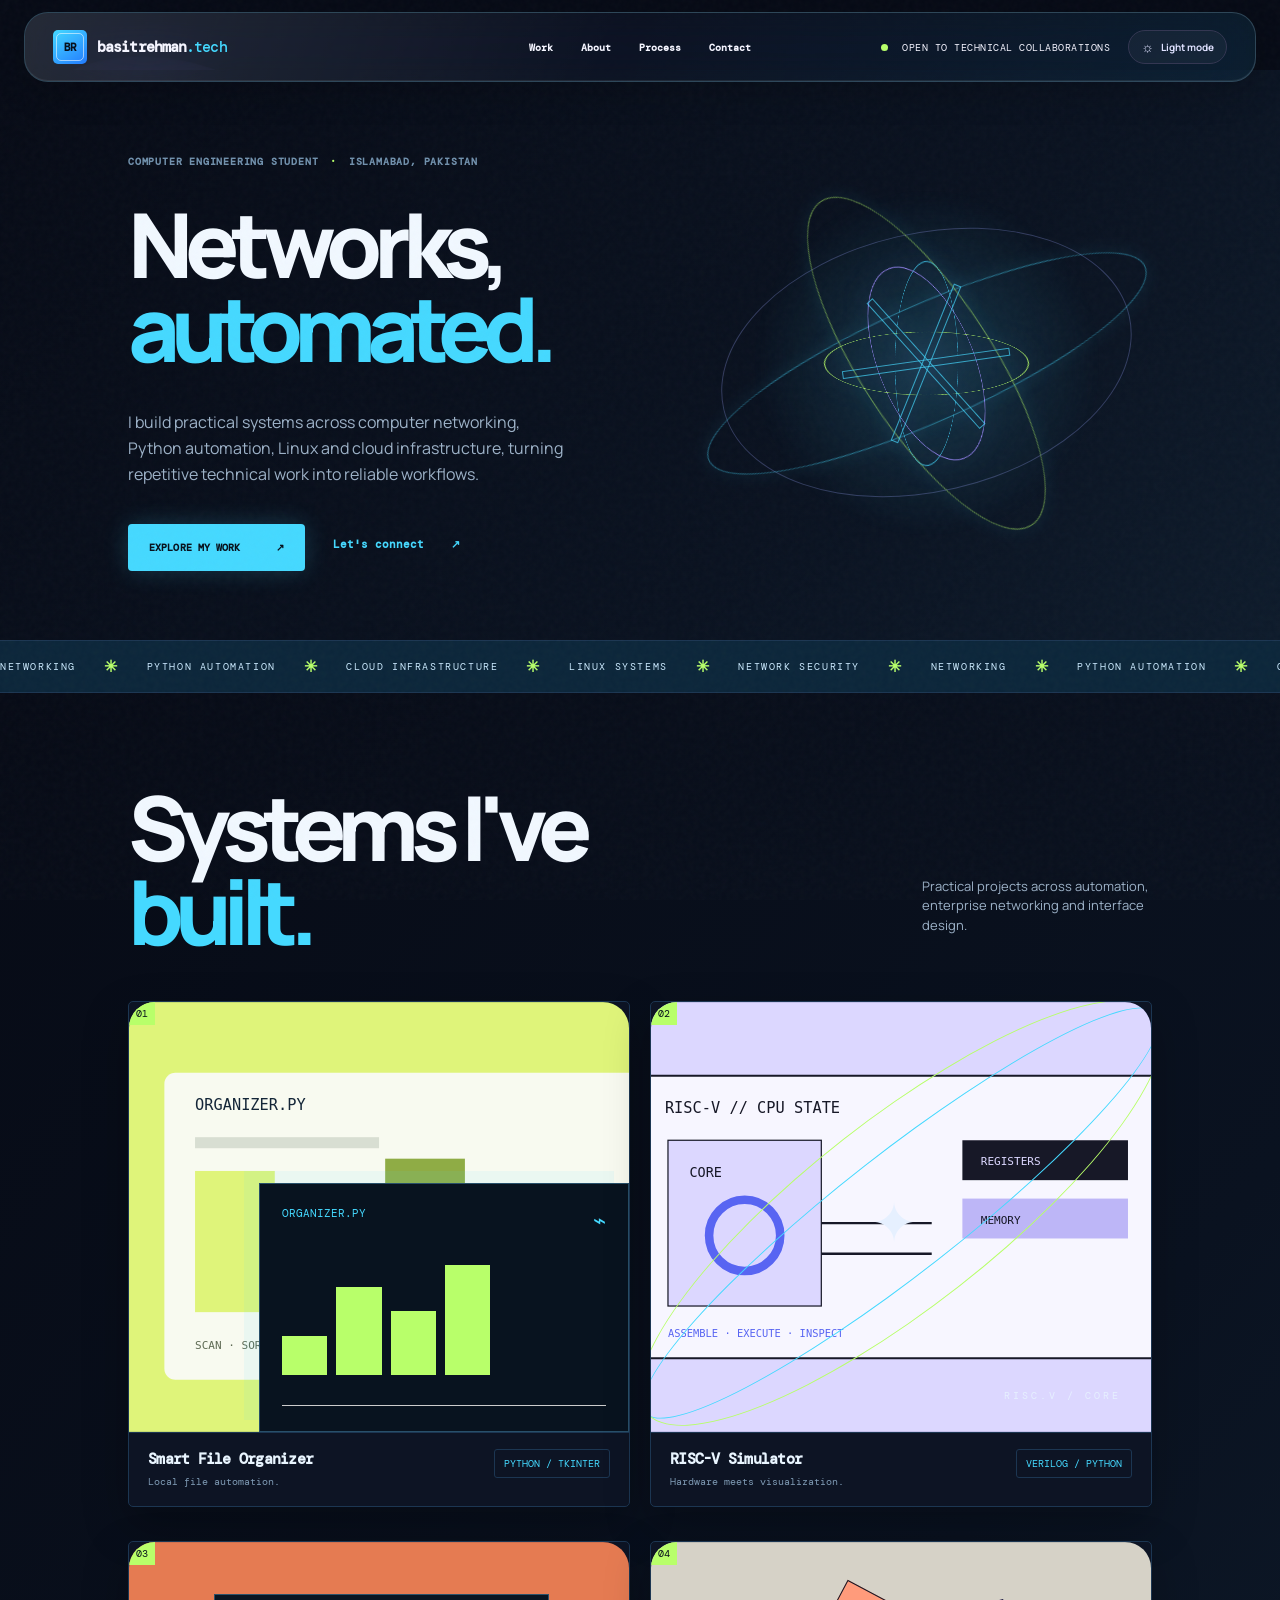
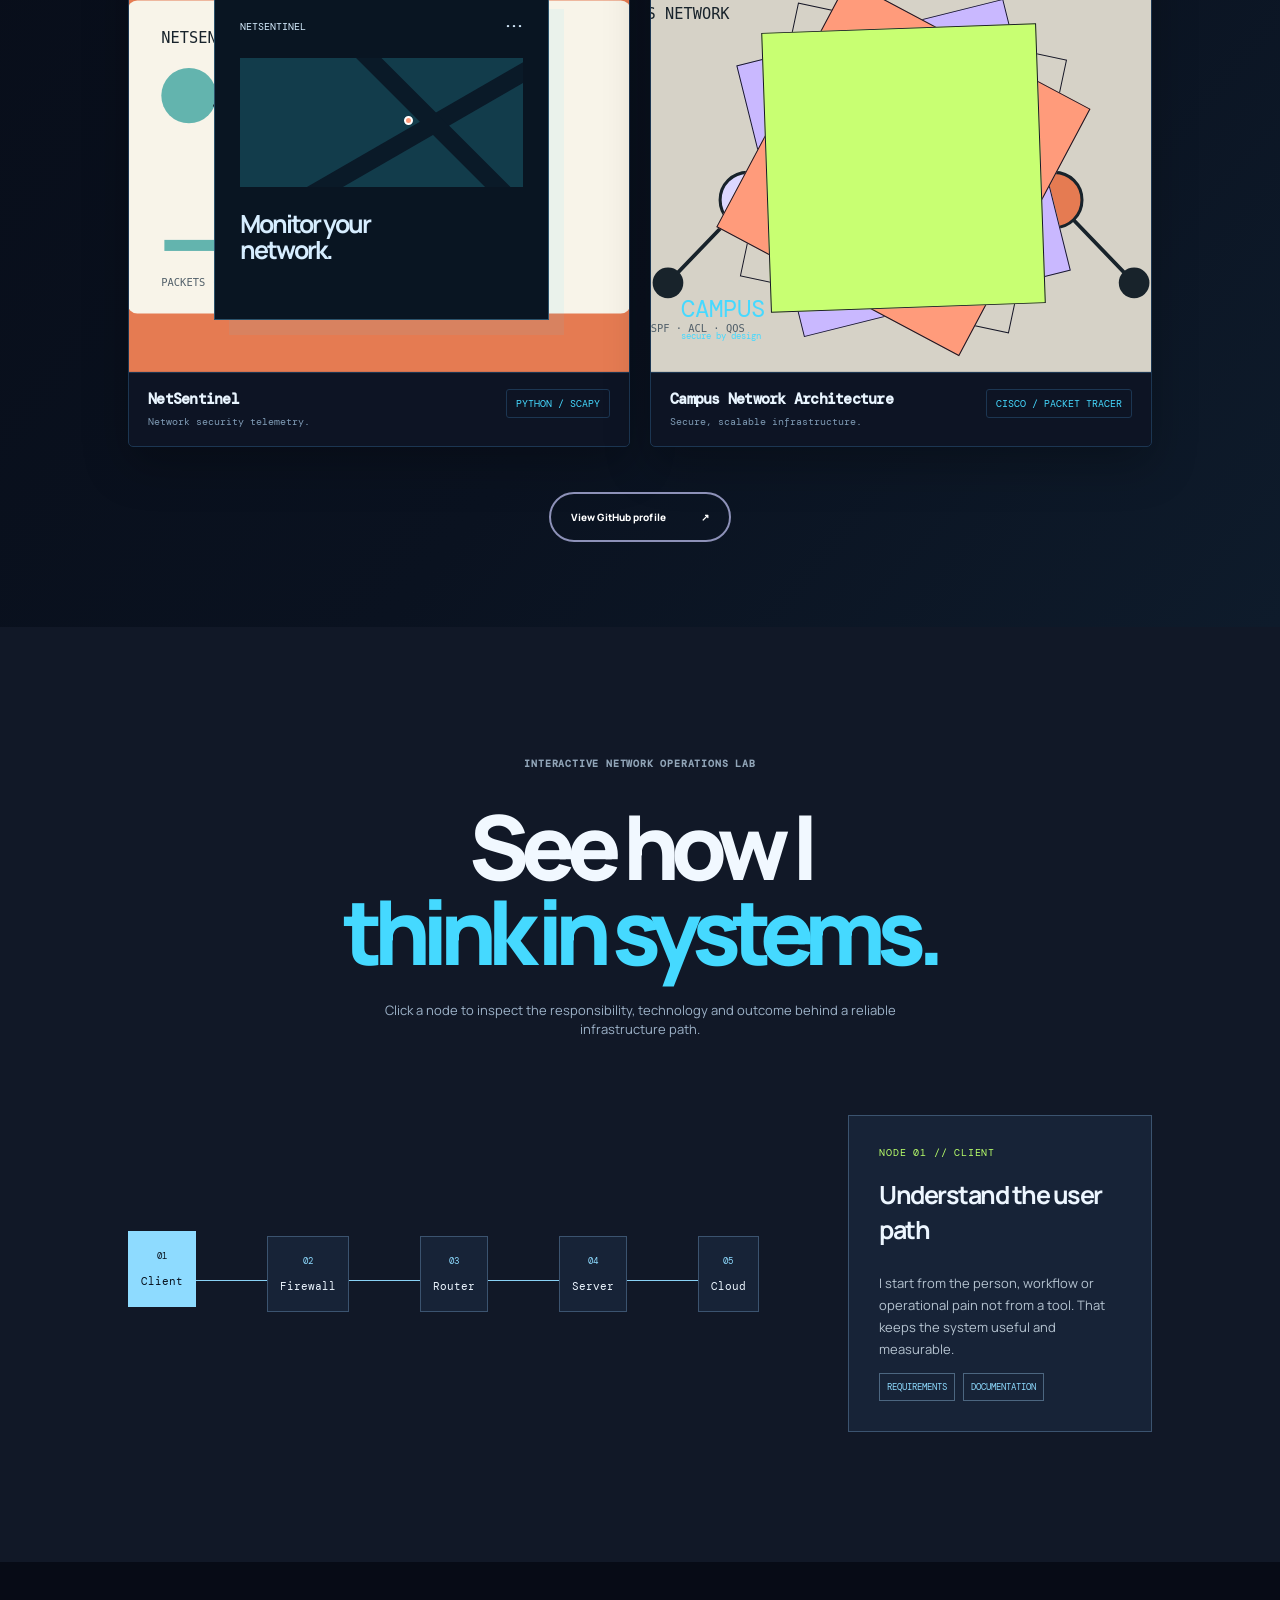
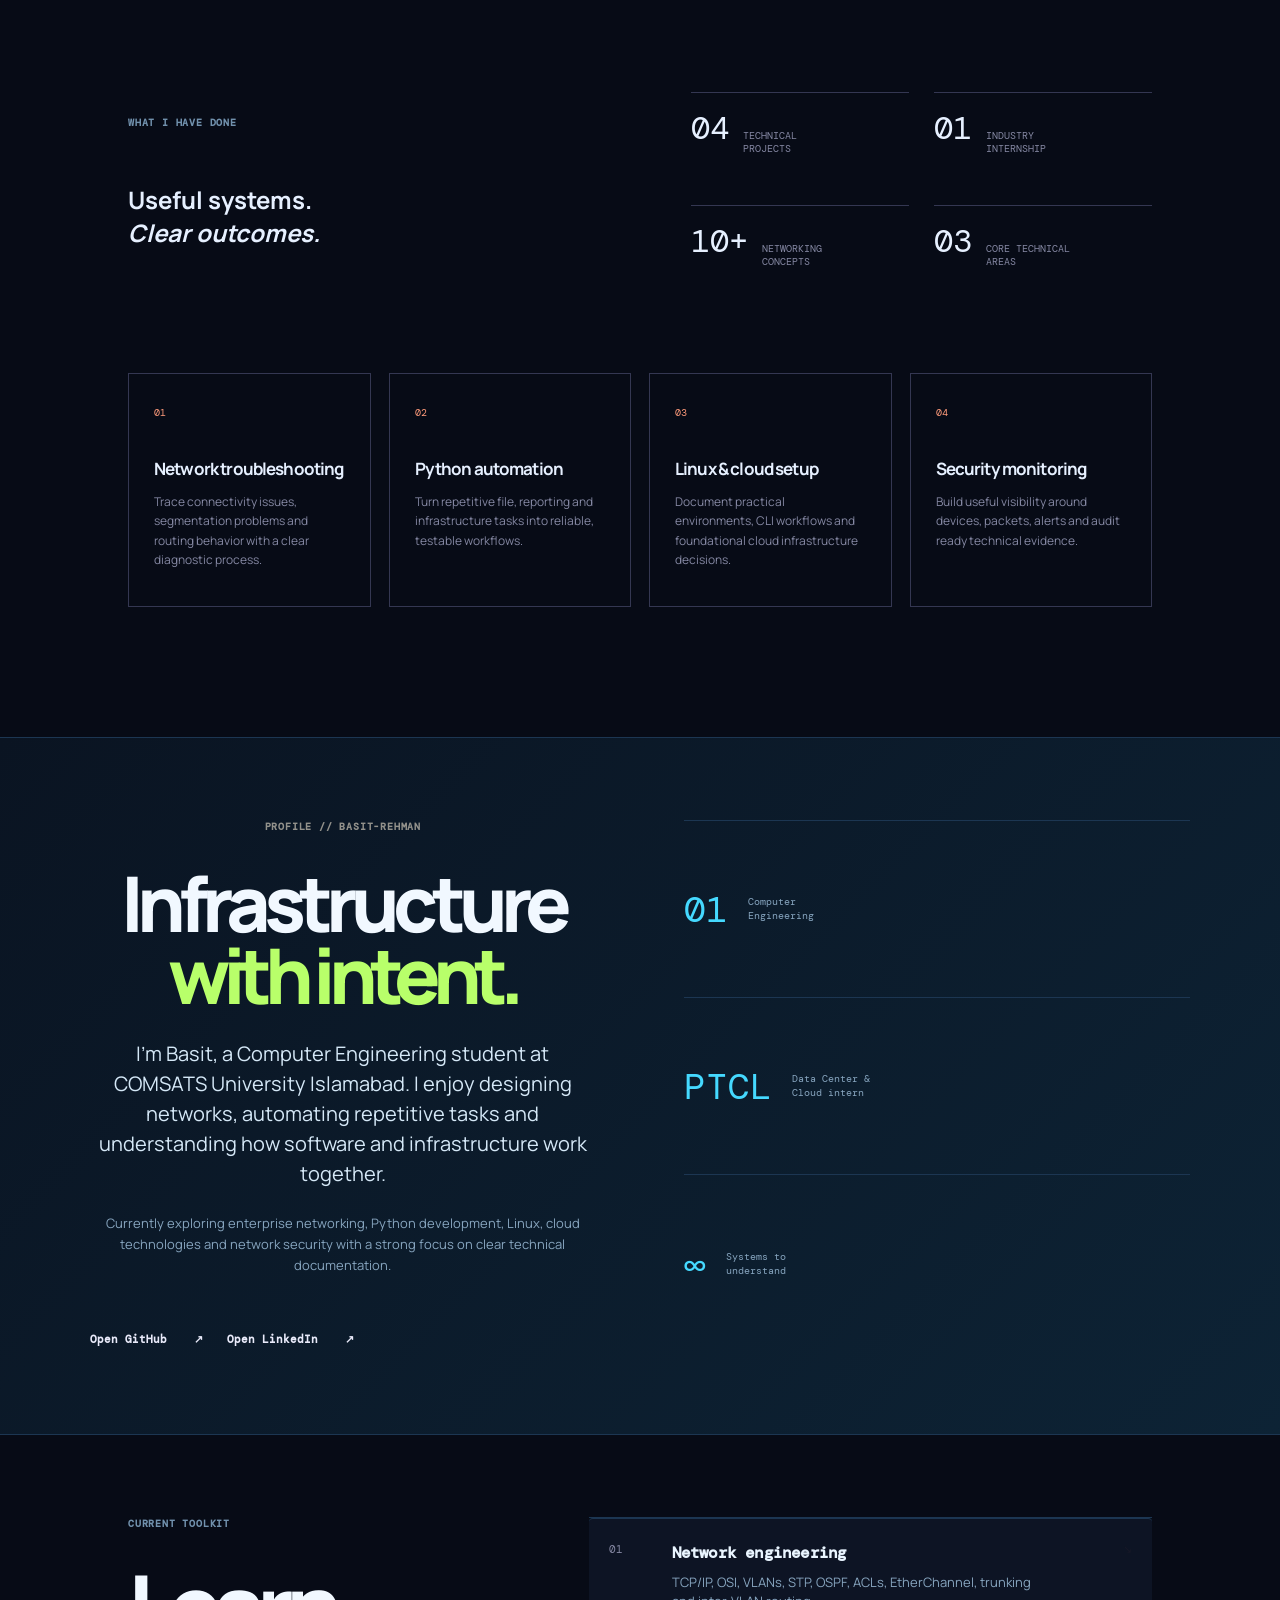
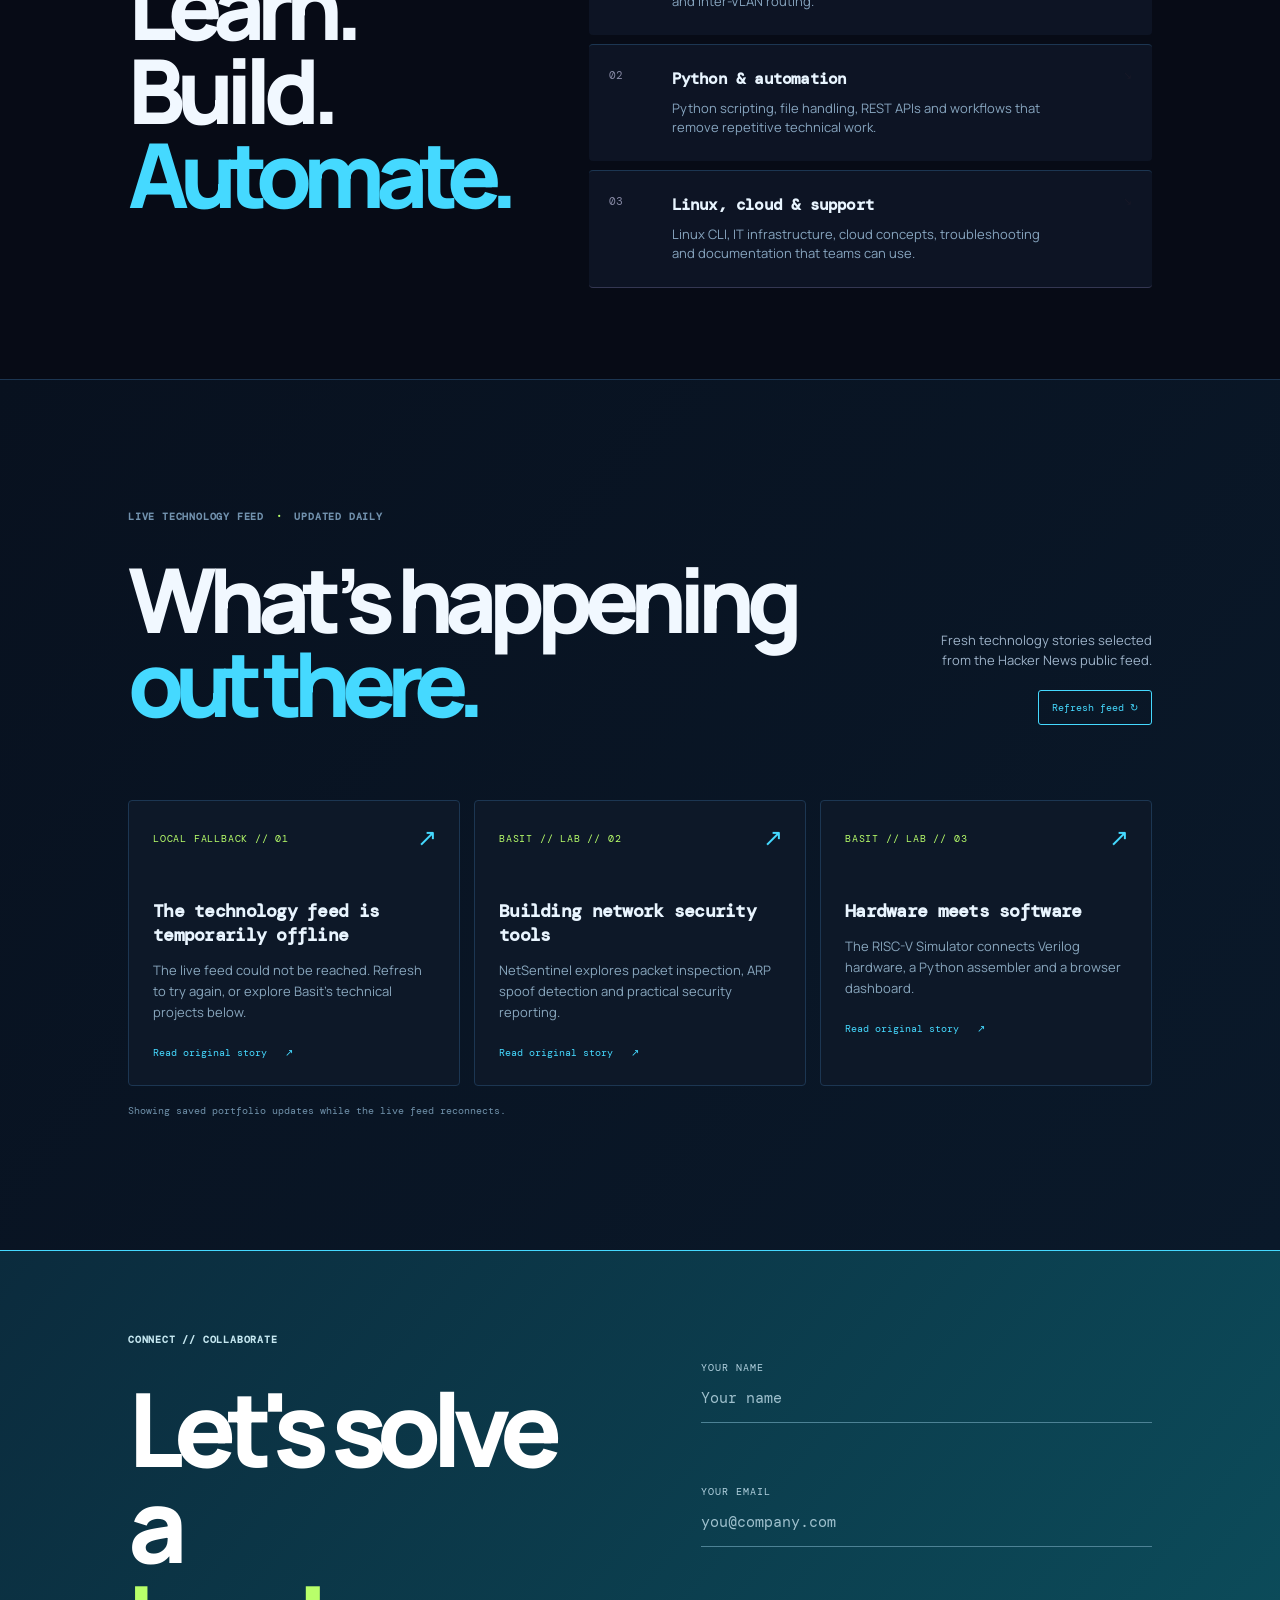
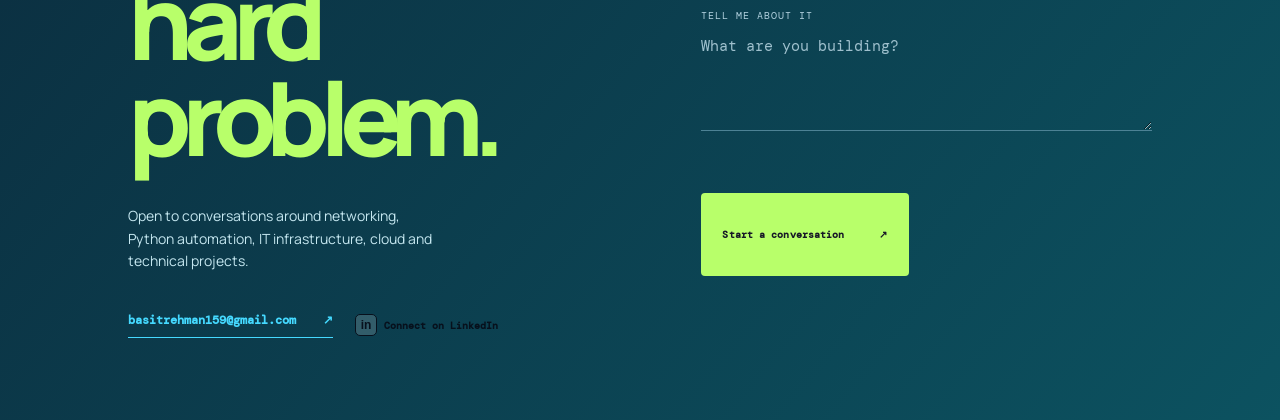
<file: index.html>
<!doctype html>
<html lang="en">
<head>
<!-- Google tag (gtag.js) -->
<script async src="https://www.googletagmanager.com/gtag/js?id=G-SVGL68F35C"></script>
<script>
  window.dataLayer = window.dataLayer || [];
  function gtag(){dataLayer.push(arguments);}
  gtag('js', new Date());

  gtag('config', 'G-SVGL68F35C');
</script>
  <meta charset="UTF-8" />
  <meta name="viewport" content="width=device-width, initial-scale=1.0, maximum-scale=1.0, user-scalable=no" />
  <meta name="description" content="Basit Rehman — Computer Engineering student focused on networking, Python automation, cloud and IT infrastructure." />
  <meta name="keywords" content="Basit Rehman, computer engineering, network engineer, Python automation, cloud infrastructure, cybersecurity, Islamabad" />
  <meta name="author" content="Basit Rehman" />
  <link rel="canonical" href="https://basitrehman.tech/" />
  <meta property="og:type" content="website" />
  <meta property="og:title" content="Basit Rehman - Networks, Automation & Cloud" />
  <meta property="og:description" content="Computer Engineering student building practical systems across networking, Python automation, Linux and cloud infrastructure." />
  <meta property="og:url" content="https://basitrehman.tech/" />
  <meta name="twitter:card" content="summary_large_image" />
  <meta name="theme-color" content="#101113" />
  <title>Basit Rehman — Networks · Automation · Cloud</title>
  <link rel="preconnect" href="https://fonts.googleapis.com" />
  <link rel="preconnect" href="https://fonts.gstatic.com" crossorigin />
  <link href="https://fonts.googleapis.com/css2?family=DM+Mono:wght@400;500&family=Manrope:wght@400;500;600;700;800&display=swap" rel="stylesheet" />
  <link rel="stylesheet" href="styles.css" />
  <script type="application/ld+json">{"@context":"https://schema.org","@type":"Person","name":"Basit Rehman","url":"https://basitrehman.tech/","jobTitle":"Computer Engineering Student","description":"Computer Engineering student focused on networking, Python automation, Linux, cloud infrastructure and network security.","sameAs":["https://github.com/Basitr6","https://www.linkedin.com/in/basit-rehman/"],"knowsAbout":["Computer Networking","Python Automation","Linux","Cloud Infrastructure","Network Security"]}</script>
</head>
<body>
  <div class="noise"></div>
  <header class="site-header">
    <a class="brand" href="#top" aria-label="Basit Rehman home"><span class="brand-mark">BR</span><strong>basitrehman<span>.tech</span></strong></a>
    <nav class="desktop-nav" aria-label="Primary navigation">
      <a href="#work">Work</a><a href="about.html">About</a><a href="#process">Process</a><a href="#contact">Contact</a>
    </nav>
    <div class="header-actions">
      <button class="availability" type="button"><i></i> Open to technical collaborations</button>
      <button class="theme-toggle" id="theme-toggle" type="button" aria-label="Switch to light mode" aria-pressed="false"><span class="theme-icon">☼</span><span class="theme-label">Light mode</span></button>
      <button class="menu-toggle" type="button" aria-label="Open navigation menu" aria-expanded="false"><span></span><span></span><span></span></button>
    </div>
  </header>
  <div class="mobile-nav" aria-hidden="true"><a href="#work">Work</a><a href="about.html">About</a><a href="#process">Process</a><a href="#contact">Contact</a></div>

  <main id="top">
    <section class="hero section">
      <div class="hero-copy">
        <p class="eyebrow">Computer Engineering student <span>·</span> Islamabad, Pakistan</p>
        <h1>Networks,<br /><em>automated.</em></h1>
        <p class="hero-intro">I build practical systems across computer networking, Python automation, Linux and cloud infrastructure, turning repetitive technical work into reliable workflows.</p>
        <div class="hero-cta"><a class="button button-dark" href="#work">Explore my work <span>↗</span></a><a class="text-link" href="#contact">Let's connect <span>↗</span></a></div>
      </div>
      <div class="hero-art" aria-label="Decorative illustration of a rotating 3D cube">
        <div class="orbit orbit-one"></div><div class="orbit orbit-two"></div>
        <div class="wire-orb" aria-hidden="true"><span class="wire-ring ring-a"></span><span class="wire-ring ring-b"></span><span class="wire-ring ring-c"></span><span class="wire-line line-a"></span><span class="wire-line line-b"></span><span class="wire-line line-c"></span></div>
      </div>
    </section>

    <section class="marquee" aria-label="Skills"><div class="marquee-track"><div class="marquee-group"><span>NETWORKING</span><b>✳</b><span>PYTHON AUTOMATION</span><b>✳</b><span>CLOUD INFRASTRUCTURE</span><b>✳</b><span>LINUX SYSTEMS</span><b>✳</b><span>NETWORK SECURITY</span><b>✳</b></div><div class="marquee-group" aria-hidden="true"><span>NETWORKING</span><b>✳</b><span>PYTHON AUTOMATION</span><b>✳</b><span>CLOUD INFRASTRUCTURE</span><b>✳</b><span>LINUX SYSTEMS</span><b>✳</b><span>NETWORK SECURITY</span><b>✳</b></div></div></section>

    <section class="work section" id="work">
      <div class="section-heading"><h2>Systems I've<br /><em>built.</em></h2><p class="section-note">Practical projects across automation, enterprise networking and interface design.</p></div>
      <div class="work-grid">
        <article class="project-card project-saffron" data-category="python" data-url="https://github.com/Basitr6/smart-file-organizer" data-project="Smart File Organizer|Local file automation|A Python desktop app that scans, previews and organizes files by extension, with duplicate protection, activity logs, undo/restore, tests and Windows packaging.|Python / Tkinter"><div class="project-visual"><span class="project-number">01</span><span class="view-project">Open repository ↗</span><div class="saffron-dashboard"><div class="dash-top">ORGANIZER.PY <span>⌁</span></div><div class="dash-bars"><i></i><i></i><i></i><i></i></div><div class="dash-line"></div></div></div><div class="project-info"><div><h3>Smart File Organizer</h3><p>Local file automation.</p></div><span class="tag">Python / Tkinter</span></div></article>
        <article class="project-card project-orbit" data-category="hardware" data-url="https://github.com/Basitr6/RISC--V-Simulator-" data-project="RISC-V Processor Simulator|Hardware meets visualization|A custom Verilog RISC-V core paired with a Python assembler, interactive GUIs and a Flask web dashboard for registers, memory and CPU state.|Verilog / Python"><div class="project-visual"><span class="project-number">02</span><span class="view-project">Open repository ↗</span><div class="orbit-icon">✦</div><div class="orbit-lines"></div><span class="orbit-word">RISC.V / CORE</span></div><div class="project-info"><div><h3>RISC-V Simulator</h3><p>Hardware meets visualization.</p></div><span class="tag">Verilog / Python</span></div></article>
        <article class="project-card project-nomad" data-category="security" data-url="https://github.com/Basitr6/NetSentinel" data-project="NetSentinel|Network security telemetry|A multithreaded Scapy and CustomTkinter security monitor with Layer 4 port inspection, ARP spoof detection, rogue device flagging, vendor caching and CSV audit reports.|Python / Scapy"><div class="project-visual"><span class="project-number">03</span><span class="view-project">Open repository ↗</span><div class="nomad-window"><div class="window-nav">NETSENTINEL <span>•••</span></div><div class="window-map"><b></b><i></i><i></i></div><strong>Monitor your<br />network.</strong></div></div><div class="project-info"><div><h3>NetSentinel</h3><p>Network security telemetry.</p></div><span class="tag">Python / Scapy</span></div></article>
        <article class="project-card project-frames" data-category="networking" data-url="https://github.com/Basitr6/Campus-Network-Architecture" data-project="Campus Network Architecture|Secure, scalable infrastructure|A three-tier Cisco campus design for data, voice and IoT, using VLSM, VLANs, ROAS, multi-area OSPF, ACL firewalls and QoS for VoIP.|Cisco / Packet Tracer"><div class="project-visual"><span class="project-number">04</span><span class="view-project">Open repository ↗</span><div class="frame-shapes"><i></i><i></i><i></i><i></i></div><span class="frames-label">CAMPUS<br /><small>secure by design</small></span></div><div class="project-info"><div><h3>Campus Network Architecture</h3><p>Secure, scalable infrastructure.</p></div><span class="tag">Cisco / Packet Tracer</span></div></article>
      </div>
      <a class="button button-outline center-button" href="https://github.com/Basitr6" target="_blank" rel="noreferrer">View GitHub profile <span>↗</span></a>
    </section>

    <section class="network-lab section" id="lab">
      <div class="section-heading"><p class="eyebrow">Interactive Network Operations Lab</p><h2>See how I<br /><em>think in systems.</em></h2><p class="section-note">Click a node to inspect the responsibility, technology and outcome behind a reliable infrastructure path.</p></div>
      <div class="lab-layout">
        <div class="lab-map" aria-label="Interactive network path">
          <button class="lab-node active" data-node="client" type="button"><span>01</span>Client</button>
          <button class="lab-node" data-node="firewall" type="button"><span>02</span>Firewall</button>
          <button class="lab-node" data-node="router" type="button"><span>03</span>Router</button>
          <button class="lab-node" data-node="server" type="button"><span>04</span>Server</button>
          <button class="lab-node" data-node="cloud" type="button"><span>05</span>Cloud</button>
          <i class="lab-line line-1"></i><i class="lab-line line-2"></i><i class="lab-line line-3"></i><i class="lab-line line-4"></i>
        </div>
        <article class="lab-inspector"><span class="update-date" id="lab-kicker">NODE 01 // CLIENT</span><h3 id="lab-title">Understand the user path</h3><p id="lab-text">I start from the person, workflow or operational pain not from a tool. That keeps the system useful and measurable.</p><div class="lab-tags" id="lab-tags"><span>requirements</span><span>documentation</span></div></article>
      </div>
    </section>

    <section class="proof-section section" id="capabilities">
      <div class="proof-grid"><div><p class="eyebrow">What I have done </p><h2>Useful systems.<br /><em>Clear outcomes.</em></h2></div><div class="proof-metrics"><div><strong>04</strong><span>technical<br />projects</span></div><div><strong>01</strong><span>industry<br />internship</span></div><div><strong>10+</strong><span>networking<br />concepts</span></div><div><strong>03</strong><span>core technical<br />areas</span></div></div></div>
      <div class="service-grid"><article><span>01</span><h3>Network troubleshooting</h3><p>Trace connectivity issues, segmentation problems and routing behavior with a clear diagnostic process.</p></article><article><span>02</span><h3>Python automation</h3><p>Turn repetitive file, reporting and infrastructure tasks into reliable, testable workflows.</p></article><article><span>03</span><h3>Linux &amp; cloud setup</h3><p>Document practical environments, CLI workflows and foundational cloud infrastructure decisions.</p></article><article><span>04</span><h3>Security monitoring</h3><p>Build useful visibility around devices, packets, alerts and audit ready technical evidence.</p></article></div>
    </section>

    <section class="about section" id="about">
      <div class="about-content"><p class="eyebrow">Profile // basit-rehman</p><h2>Infrastructure<br /><em>with intent.</em></h2><p class="large-copy">I’m Basit, a Computer Engineering student at COMSATS University Islamabad. I enjoy designing networks, automating repetitive tasks and understanding how software and infrastructure work together.</p><p>Currently exploring enterprise networking, Python development, Linux, cloud technologies and network security with a strong focus on clear technical documentation.</p><div class="profile-links"><a class="text-link" href="https://github.com/Basitr6" target="_blank" rel="noreferrer">Open GitHub <span>↗</span></a><a class="text-link" href="https://www.linkedin.com/in/basit-rehman/" target="_blank" rel="noreferrer">Open LinkedIn <span>↗</span></a></div></div>
      <div class="about-facts"><div><strong>01</strong><span>Computer<br />Engineering</span></div><div><strong>PTCL</strong><span>Data Center &amp;<br />Cloud intern</span></div><div><strong>∞</strong><span>Systems to<br />understand</span></div></div>
    </section>

    <section class="process section" id="process"><div class="section-heading"><p class="eyebrow">Current toolkit</p><h2>Learn. Build.<br /><em>Automate.</em></h2></div><div class="process-list"><div class="process-item"><span>01</span><div><h3>Network engineering</h3><p>TCP/IP, OSI, VLANs, STP, OSPF, ACLs, EtherChannel, trunking and inter-VLAN routing.</p></div><b>↘</b></div><div class="process-item"><span>02</span><div><h3>Python &amp; automation</h3><p>Python scripting, file handling, REST APIs and workflows that remove repetitive technical work.</p></div><b>↘</b></div><div class="process-item"><span>03</span><div><h3>Linux, cloud &amp; support</h3><p>Linux CLI, IT infrastructure, cloud concepts, troubleshooting and documentation that teams can use.</p></div><b>↘</b></div></div></section>
    <section class="updates section" id="updates"><div class="section-heading updates-heading"><div><p class="eyebrow">Live technology feed <span>·</span> Updated daily</p><h2>What’s happening<br /><em>out there.</em></h2></div><div class="updates-tools"><p class="section-note">Fresh technology stories selected from the Hacker News public feed.</p><button class="refresh-news" id="refresh-news" type="button">Refresh feed ↻</button></div></div><div class="updates-grid" id="news-grid"><article class="update-card news-loading"><span class="update-date">CONNECTING // LIVE FEED</span><h3>Loading technology news…</h3><p>Pulling the latest stories from the global developer community.</p></article></div><p class="news-status" id="news-status" role="status"></p></section>

    <section class="contact section" id="contact"><div class="contact-copy"><p class="eyebrow">Connect // collaborate</p><h2>Let's solve a<br /><em>hard problem.</em></h2><p>Open to conversations around networking, Python automation, IT infrastructure, cloud and technical projects.</p><div class="contact-links"><a class="email-link" href="mailto:basitrehman159@gmail.com">basitrehman159@gmail.com <span>↗</span></a><a class="social-link contact-linkedin" href="https://www.linkedin.com/in/basit-rehman/" target="_blank" rel="noreferrer" aria-label="Open Basit Rehman on LinkedIn"><span>in</span><b>Connect on LinkedIn</b></a></div></div><form class="contact-form" id="contact-form"><label>Your name<input name="name" type="text" placeholder="Your name" required /></label><label>Your email<input name="email" type="email" placeholder="you@company.com" required /></label><label>Tell me about it<textarea name="message" rows="4" placeholder="What are you building?" required></textarea></label><button class="button button-light" type="submit">Start a conversation <span>↗</span></button><p class="form-status" role="status"></p></form></section>
  </main>

  <div class="project-modal" id="project-modal" aria-hidden="true"><div class="modal-card"><button class="modal-close" id="modal-close" type="button" aria-label="Close project details">×</button><span class="modal-kicker">Selected project</span><h2 id="modal-title"></h2><p id="modal-description"></p><span class="tag" id="modal-tag"></span><a class="button button-dark" href="#" id="modal-cta" target="_blank" rel="noreferrer">Open GitHub repository <span>↗</span></a></div></div>
  <script src="script.js"></script>
</body>
</html>
</file>
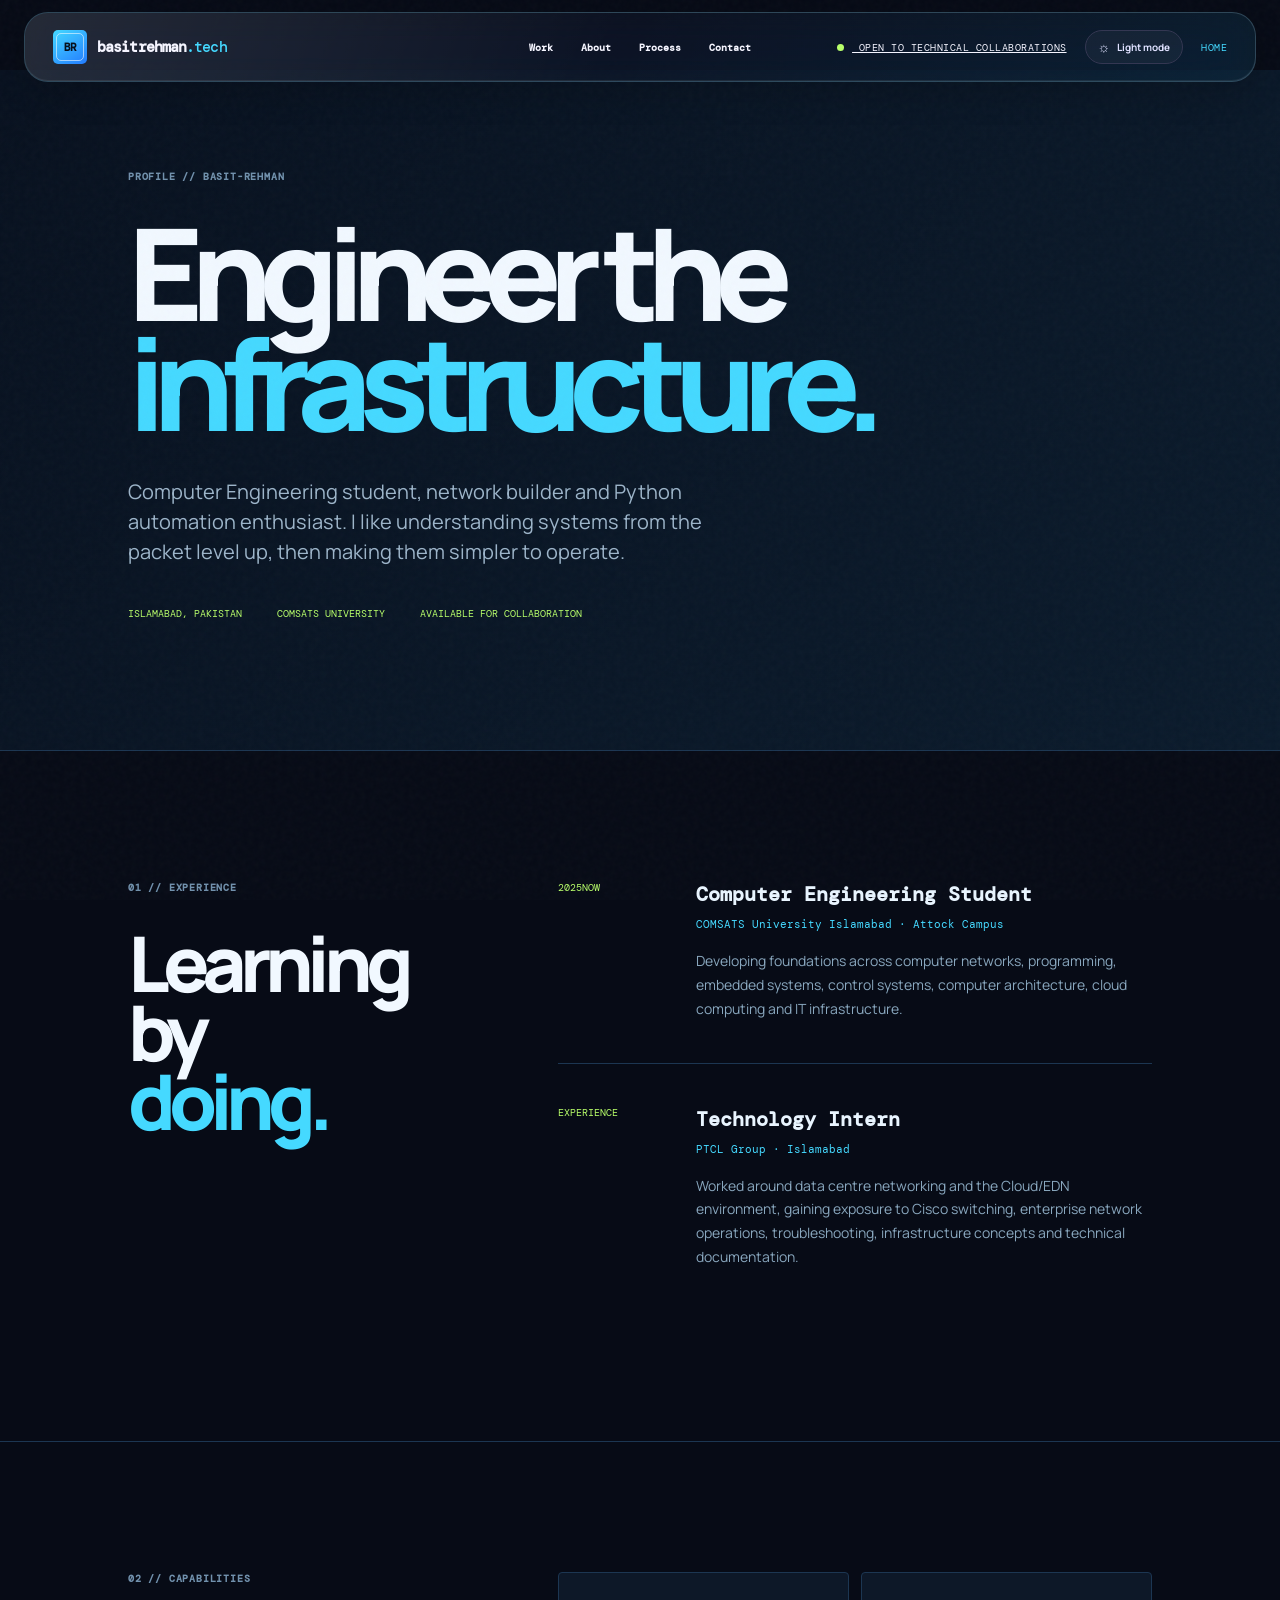
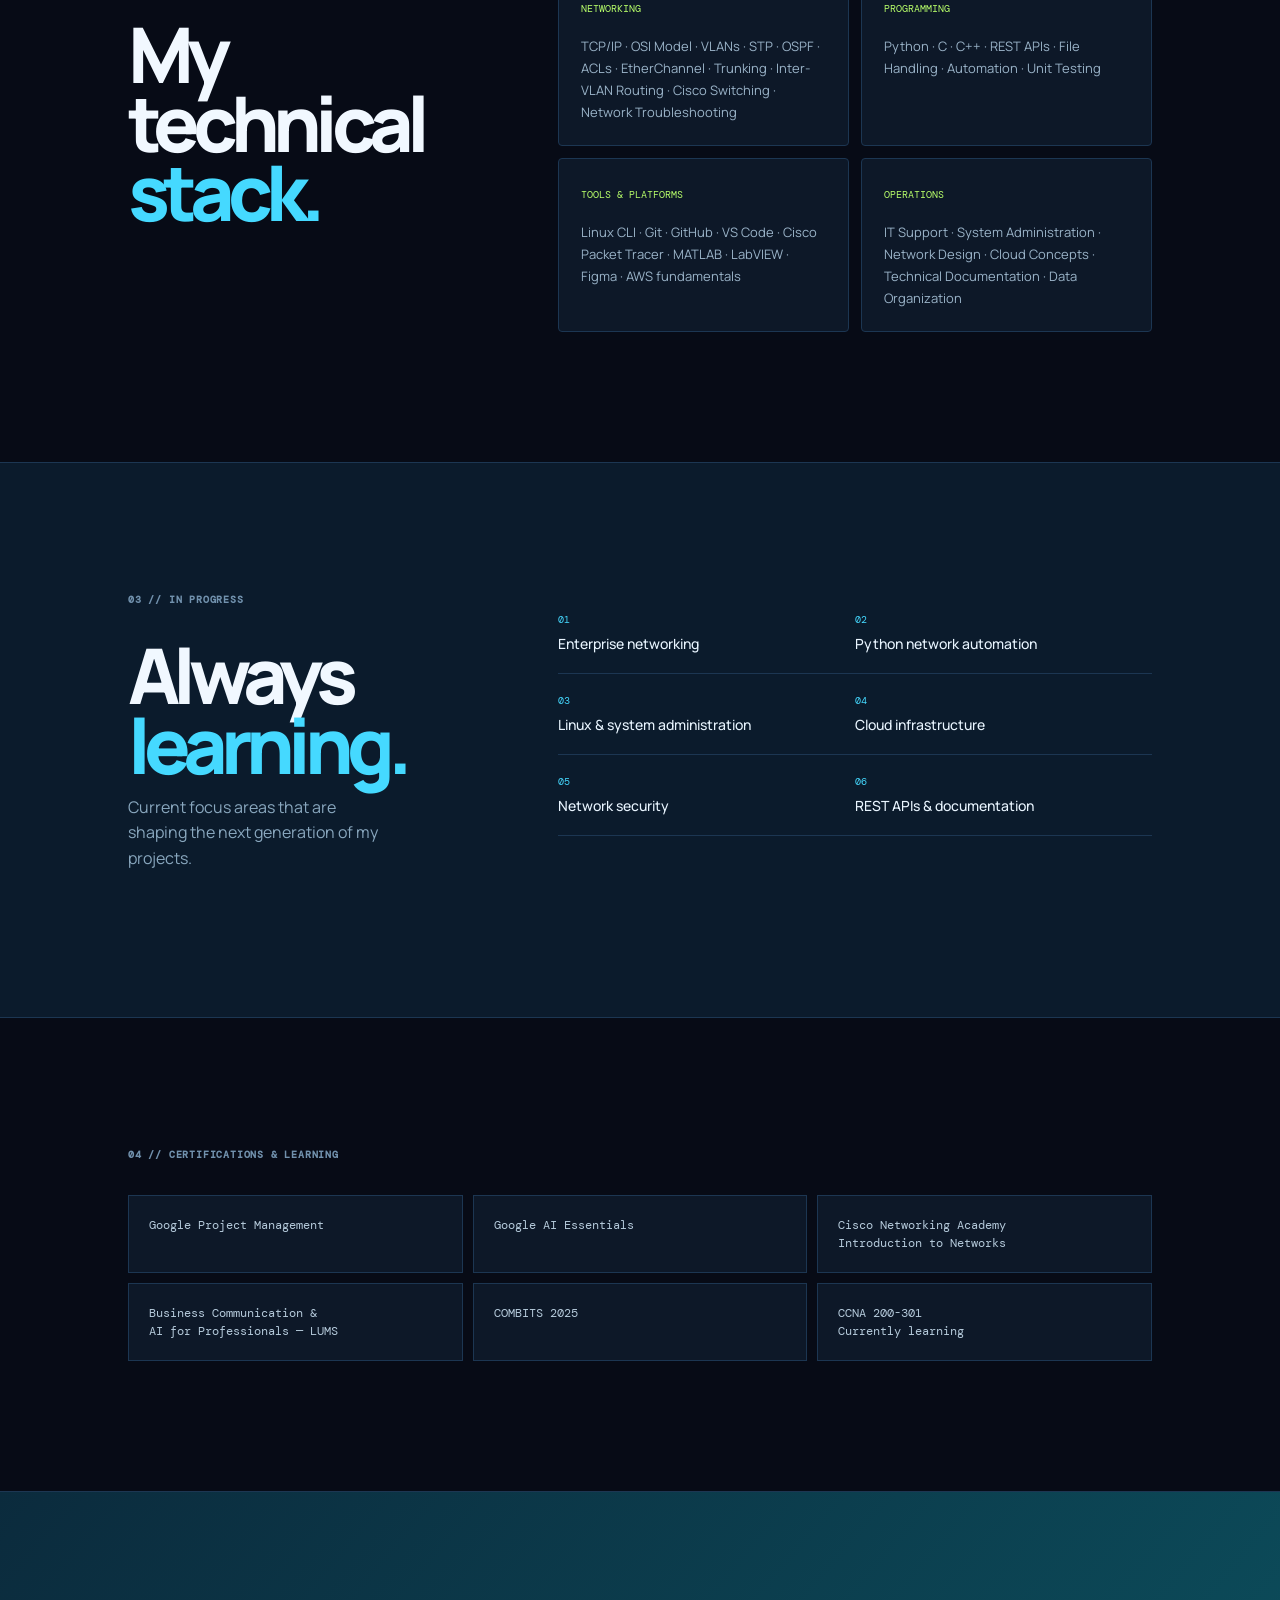
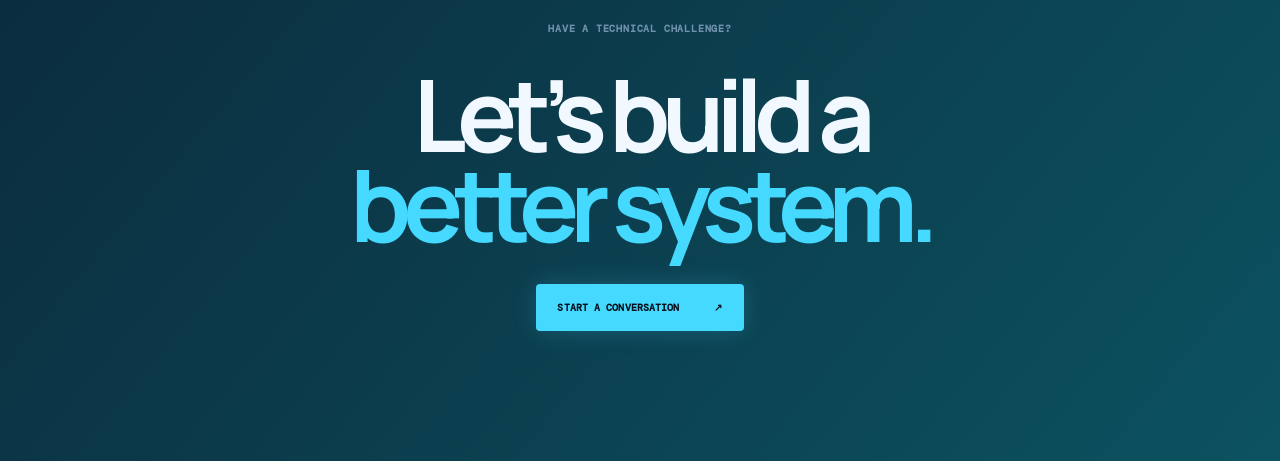
<file: about.html>
<!doctype html>
<html lang="en">
<head>
  <meta charset="UTF-8" />
  <meta name="viewport" content="width=device-width, initial-scale=1.0, maximum-scale=1.0, user-scalable=no" />
  <meta name="description" content="About Basit Rehman computer engineering student focused on networking, automation, cloud and IT infrastructure." />
  <meta name="author" content="Basit Rehman" />
  <link rel="canonical" href="https://basitrehman.tech/about.html" />
  <meta property="og:type" content="profile" />
  <meta property="og:title" content="About Basit Rehman — Skills &amp; Experience" />
  <meta property="og:description" content="Explore Basit Rehman's experience, capabilities and technical learning path." />
  <meta property="og:url" content="https://basitrehman.tech/about.html" />
  <title>About Basit Rehman — Skills &amp; Experience</title>
  <link rel="preconnect" href="https://fonts.googleapis.com" />
  <link rel="preconnect" href="https://fonts.gstatic.com" crossorigin />
  <link href="https://fonts.googleapis.com/css2?family=DM+Mono:wght@400;500&family=Manrope:wght@400;500;600;700;800&display=swap" rel="stylesheet" />
  <link rel="stylesheet" href="styles.css" />
  <script type="application/ld+json">{"@context":"https://schema.org","@type":"ProfilePage","name":"About Basit Rehman","url":"https://basitrehman.tech/about.html","mainEntity":{"@type":"Person","name":"Basit Rehman","url":"https://basitrehman.tech/"}}</script>
</head> 
<body class="about-page">
  <div class="noise"></div>
  <header class="site-header">
    <a class="brand" href="index.html" aria-label="Basit Rehman home"><span class="brand-mark">BR</span><strong>basitrehman<span>.tech</span></strong></a>
    <nav class="desktop-nav" aria-label="Primary navigation"><a href="index.html#work">Work</a><a href="about.html" aria-current="page">About</a><a href="index.html#process">Process</a><a href="index.html#contact">Contact</a></nav>
    <div class="header-actions"><a class="availability" href="index.html#contact"><i></i> Open to technical collaborations</a><button class="theme-toggle" id="theme-toggle" type="button" aria-label="Switch to light mode" aria-pressed="false"><span class="theme-icon">☼</span><span class="theme-label">Light mode</span></button><a class="home-link" href="index.html" aria-label="Back to home">Home</a><button class="menu-toggle" type="button" aria-label="Open navigation menu" aria-expanded="false"><span></span><span></span><span></span></button></div>
  </header>
  <div class="mobile-nav" aria-hidden="true"><a href="index.html#work">Work</a><a href="about.html">About</a><a href="index.html#process">Process</a><a href="index.html#contact">Contact</a></div>
  <main>
    <section class="about-hero section"><p class="eyebrow">Profile // basit-rehman</p><h1>Engineer the<br /><em>infrastructure.</em></h1><p class="about-lede">Computer Engineering student, network builder and Python automation enthusiast. I like understanding systems from the packet level up, then making them simpler to operate.</p><div class="about-meta"><span>ISLAMABAD, PAKISTAN</span><span>COMSATS UNIVERSITY</span><span>AVAILABLE FOR COLLABORATION</span></div></section>
    <section class="about-details section"><div class="detail-intro"><p class="eyebrow">01 // Experience</p><h2>Learning by<br /><em>doing.</em></h2></div><div class="timeline"><article><span class="timeline-index">2025NOW</span><div><h3>Computer Engineering Student</h3><p class="timeline-place">COMSATS University Islamabad · Attock Campus</p><p>Developing foundations across computer networks, programming, embedded systems, control systems, computer architecture, cloud computing and IT infrastructure.</p></div></article><article><span class="timeline-index">EXPERIENCE</span><div><h3>Technology Intern</h3><p class="timeline-place">PTCL Group · Islamabad</p><p>Worked around data centre networking and the Cloud/EDN environment, gaining exposure to Cisco switching, enterprise network operations, troubleshooting, infrastructure concepts and technical documentation.</p></div></article></div></section>
    <section class="skills-section section" id="learning"><div class="detail-intro"><p class="eyebrow">02 // Capabilities</p><h2>My technical<br /><em>stack.</em></h2></div><div class="skill-groups"><div><span>NETWORKING</span><p>TCP/IP · OSI Model · VLANs · STP · OSPF · ACLs · EtherChannel · Trunking · Inter-VLAN Routing · Cisco Switching · Network Troubleshooting</p></div><div><span>PROGRAMMING</span><p>Python · C · C++ · REST APIs · File Handling · Automation · Unit Testing</p></div><div><span>TOOLS &amp; PLATFORMS</span><p>Linux CLI · Git · GitHub · VS Code · Cisco Packet Tracer · MATLAB · LabVIEW · Figma · AWS fundamentals</p></div><div><span>OPERATIONS</span><p>IT Support · System Administration · Network Design · Cloud Concepts · Technical Documentation · Data Organization</p></div></div></section>
    <section class="learning-section section"><div class="learning-copy"><p class="eyebrow">03 // In progress</p><h2>Always<br /><em>learning.</em></h2><p>Current focus areas that are shaping the next generation of my projects.</p></div><div class="learning-list"><span>01 <b>Enterprise networking</b></span><span>02 <b>Python network automation</b></span><span>03 <b>Linux &amp; system administration</b></span><span>04 <b>Cloud infrastructure</b></span><span>05 <b>Network security</b></span><span>06 <b>REST APIs &amp; documentation</b></span></div></section>
    <section class="certifications section"><p class="eyebrow">04 // Certifications &amp; learning</p><div class="cert-grid"><span>Google Project Management</span><span>Google AI Essentials</span><span>Cisco Networking Academy<br />Introduction to Networks</span><span>Business Communication &amp;<br />AI for Professionals — LUMS</span><span>COMBITS 2025</span><span>CCNA 200-301<br />Currently learning</span></div></section>
    <section class="about-cta section"><p class="eyebrow">Have a technical challenge?</p><h2>Let’s build a<br /><em>better system.</em></h2><a class="button button-dark" href="index.html#contact">Start a conversation <span>↗</span></a></section>
  </main>
  <script src="script.js"></script>
</body>
</html>
</file>
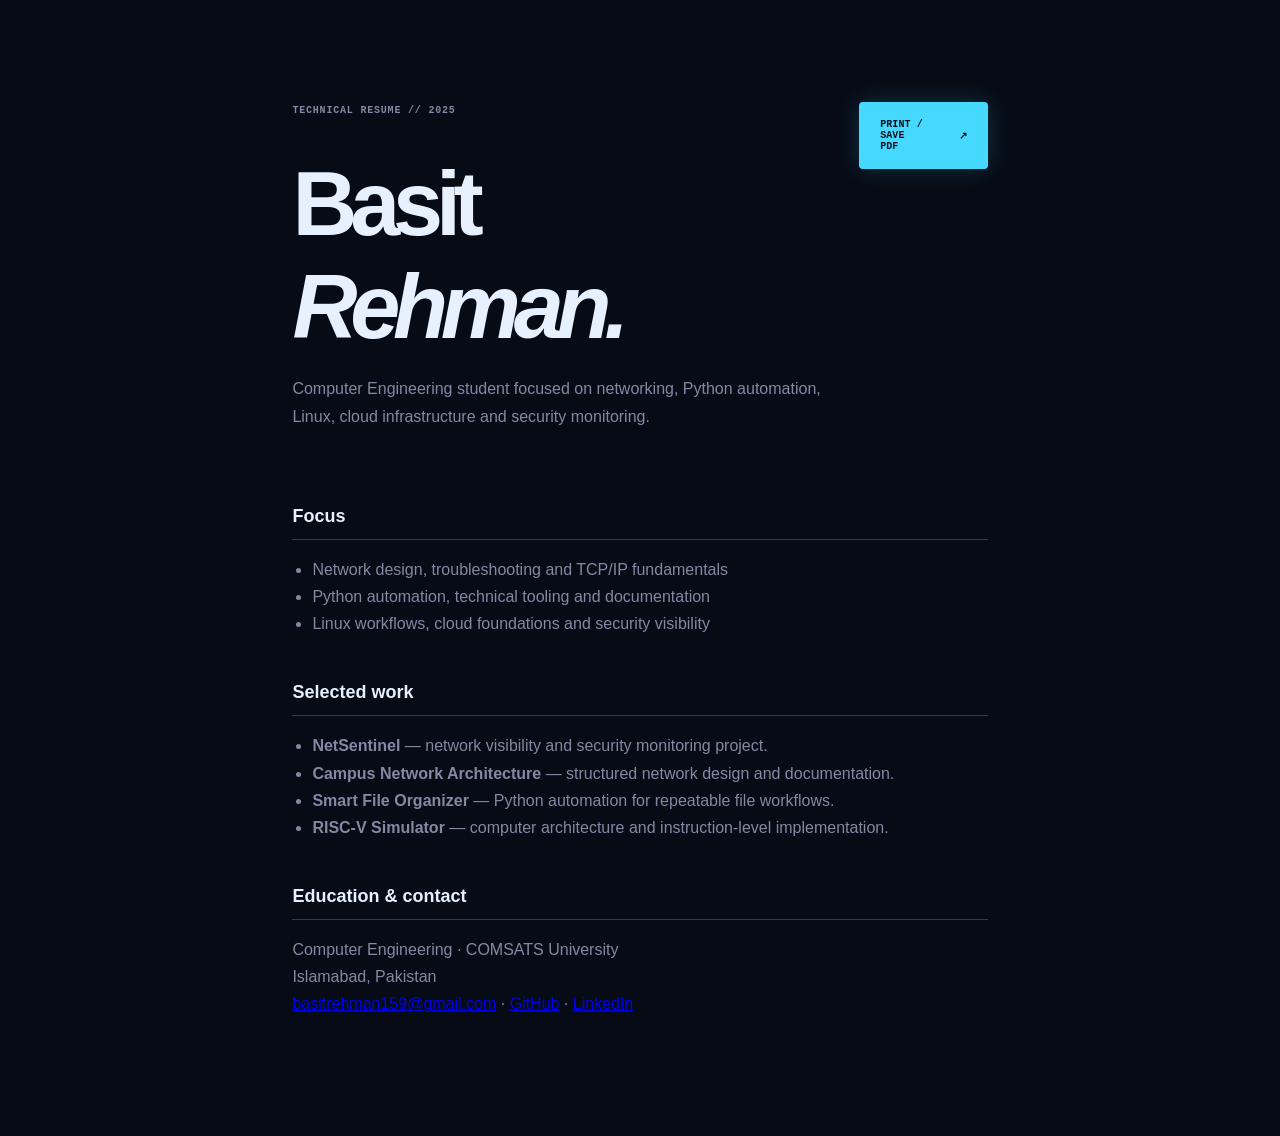
<file: resume.html>
<!doctype html>
<html lang="en">
<head>
  <meta charset="UTF-8" />
  <meta name="viewport" content="width=device-width, initial-scale=1.0" />
  <meta name="description" content="Basit Rehman — technical portfolio resume." />
  <title>Resume — Basit Rehman</title>
  <link rel="stylesheet" href="styles.css" />
  <style>
    .resume-page { max-width: 900px; margin: 0 auto; padding: 8vw; }
    .resume-page header { display: flex; justify-content: space-between; gap: 20px; align-items: start; margin-bottom: 60px; }
    .resume-page h1 { font-size: clamp(44px, 8vw, 90px); letter-spacing: -.08em; margin: 0; }
    .resume-page h2 { border-bottom: 1px solid var(--line); padding-bottom: 12px; margin-top: 45px; font-size: 18px; }
    .resume-page p, .resume-page li { line-height: 1.7; color: var(--muted); }
    .resume-page ul { padding-left: 20px; }
    @media print { .resume-page { padding: 0; } .resume-page .button { display: none; } }
  </style>
</head>
<body>
  <main class="resume-page">
    <header><div><p class="eyebrow">Technical resume // 2025</p><h1>Basit<br /><em>Rehman.</em></h1><p>Computer Engineering student focused on networking, Python automation, Linux, cloud infrastructure and security monitoring.</p></div><a class="button button-dark" href="#" onclick="window.print(); return false;">Print / Save PDF <span>↗</span></a></header>
    <h2>Focus</h2><ul><li>Network design, troubleshooting and TCP/IP fundamentals</li><li>Python automation, technical tooling and documentation</li><li>Linux workflows, cloud foundations and security visibility</li></ul>
    <h2>Selected work</h2><ul><li><strong>NetSentinel</strong> — network visibility and security monitoring project.</li><li><strong>Campus Network Architecture</strong> — structured network design and documentation.</li><li><strong>Smart File Organizer</strong> — Python automation for repeatable file workflows.</li><li><strong>RISC-V Simulator</strong> — computer architecture and instruction-level implementation.</li></ul>
    <h2>Education &amp; contact</h2><p>Computer Engineering · COMSATS University<br />Islamabad, Pakistan<br /><a href="mailto:basitrehman159@gmail.com">basitrehman159@gmail.com</a> · <a href="https://github.com/Basitr6">GitHub</a> · <a href="https://www.linkedin.com/in/basit-rehman/">LinkedIn</a></p>
  </main>
</body>
</html>
</file>
<file: styles.css>
:root{--ink:#101113;--paper:#f2f0e9;--muted:#77766f;--line:#d6d3ca;--lime:#d5f35c;--lav:#d9d2ff;--orange:#ff794f;--mono:"DM Mono",monospace;--sans:"Manrope",sans-serif}*{box-sizing:border-box}html{scroll-behavior:smooth}body{margin:0;background:var(--paper);color:var(--ink);font-family:var(--sans);overflow-x:hidden}.noise{position:fixed;inset:0;opacity:.035;pointer-events:none;z-index:5;background-image:url("data:image/svg+xml,%3Csvg viewBox='0 0 180 180' xmlns='http://www.w3.org/2000/svg'%3E%3Cfilter id='n'%3E%3CfeTurbulence type='fractalNoise' baseFrequency='.9' numOctaves='4' stitchTiles='stitch'/%3E%3C/filter%3E%3Crect width='100%25' height='100%25' filter='url(%23n)' opacity='.8'/%3E%3C/svg%3E")}.site-header{height:86px;display:flex;align-items:center;justify-content:space-between;padding:0 5vw;border-bottom:1px solid var(--line);position:relative;z-index:10}.brand{display:flex;align-items:center;gap:10px;color:var(--ink);text-decoration:none}.brand>span{display:grid;place-items:center;background:var(--ink);color:var(--paper);width:34px;height:34px;border-radius:50%;font:500 11px var(--mono)}.brand strong{font-size:14px;letter-spacing:-.04em}.brand strong span{color:var(--muted);font-weight:500}.desktop-nav{display:flex;gap:36px;margin-left:12%}.desktop-nav a,.footer-links a{font:11px var(--mono);color:var(--ink);text-decoration:none;text-transform:uppercase;letter-spacing:.06em}.desktop-nav a:hover,.footer-links a:hover{opacity:.55}.header-actions{display:flex;align-items:center;gap:18px}.availability{background:none;border:0;font:10px var(--mono);text-transform:uppercase;letter-spacing:.05em;color:var(--muted)}.availability i{display:inline-block;width:7px;height:7px;background:#92c324;border-radius:50%;margin-right:8px}.menu-toggle{display:none;background:none;border:0}.section{padding:130px 10vw}.hero{min-height:690px;padding-top:115px;display:flex;justify-content:space-between;position:relative}.eyebrow{font:10px var(--mono);text-transform:uppercase;letter-spacing:.12em;color:var(--muted);margin:0 0 34px}.eyebrow span{color:var(--orange);padding:0 5px}.hero h1,.section-heading h2,.about h2,.contact h2{font-size:clamp(48px,7vw,100px);line-height:.94;letter-spacing:-.08em;margin:0;font-weight:600}.hero h1 em,.section-heading h2 em,.about h2 em,.contact h2 em{font-family:Georgia,serif;font-weight:400;letter-spacing:-.09em}.hero-intro{max-width:440px;margin:38px 0 36px;color:#55544e;font-size:16px;line-height:1.65}.hero-cta{display:flex;align-items:center;gap:28px}.button{display:inline-flex;align-items:center;justify-content:center;gap:35px;border:1px solid transparent;text-decoration:none;text-transform:uppercase;letter-spacing:.08em;font:10px var(--mono);padding:17px 21px;transition:transform .2s,background .2s}.button:hover{transform:translateY(-3px)}.button-dark{background:var(--ink);color:var(--paper)}.button-light{background:var(--lime);color:var(--ink);cursor:pointer}.button-outline{border-color:var(--ink);color:var(--ink)}.text-link{font:11px var(--mono);color:var(--ink);text-decoration:none;text-transform:uppercase;border-bottom:1px solid var(--ink);padding-bottom:6px}.text-link span,.email-link span{margin-left:20px}.hero-art{width:42%;min-height:460px;position:relative;display:grid;place-items:center}.cube{width:188px;height:250px;position:relative;animation:float 7s ease-in-out infinite;z-index:2}.cube-body,.cube-cap{position:absolute;left:0;width:188px;display:grid;place-items:center;border-radius:29px;font:600 29px var(--sans);letter-spacing:-.05em}.cube-body{height:168px;bottom:5px;background:linear-gradient(145deg,#6774ff,#4e5bea);color:white;box-shadow:inset -10px -14px 24px rgba(34,39,143,.16),0 18px 32px rgba(0,0,0,.2)}.cube-cap{height:83px;top:0;z-index:2;background:linear-gradient(145deg,#d9ff72,#b6f34d);box-shadow:inset 0 8px 12px rgba(255,255,255,.2),0 12px 20px rgba(0,0,0,.16);gap:11px;align-items:center;padding-bottom:4px}.cube-cap span{font:400 23px Georgia,serif;color:white;transform:rotate(42deg)}@keyframes float{50%{transform:translateY(-13px) rotate(1deg)}}.orbit{position:absolute;border:1px solid rgba(107,123,255,.62);border-radius:50%;width:515px;height:180px;transform:rotate(-28deg)}.orbit-two{transform:rotate(58deg);width:410px;height:160px;border-color:rgba(107,123,255,.5)}.art-label{position:absolute;font:9px var(--mono);color:var(--muted);letter-spacing:.08em}.label-top{top:30px;right:8%}.label-bottom{bottom:50px;left:2%}.scroll-cue{position:absolute;bottom:15px;left:0;display:flex;align-items:center;gap:15px;font:9px var(--mono);color:var(--muted);text-transform:uppercase;letter-spacing:.1em}.scroll-cue i{width:65px;height:1px;background:var(--ink)}.marquee{background:var(--ink);color:var(--paper);overflow:hidden;padding:19px 0}.marquee-track{display:flex;justify-content:space-around;align-items:center;min-width:900px;animation:marquee 25s linear infinite;font:10px var(--mono);letter-spacing:.16em}.marquee b{color:var(--lime);font-size:16px}@keyframes marquee{to{transform:translateX(-25%)}}.section-heading{position:relative;margin-bottom:75px}.section-heading .section-note{position:absolute;right:0;bottom:5px;max-width:230px;font-size:12px;color:var(--muted);line-height:1.5}.work-grid{display:grid;grid-template-columns:1fr 1fr;gap:60px 24px}.project-card{cursor:pointer}.project-visual{height:430px;position:relative;overflow:hidden}.project-number{position:absolute;top:20px;left:20px;font:10px var(--mono);z-index:2}.project-saffron .project-visual{background:var(--lime)}.project-orbit .project-visual{background:var(--lav)}.project-nomad .project-visual{background:#e77d51}.project-frames .project-visual{background:#d5d1c7}.saffron-dashboard{background:#f9f8f2;width:74%;height:58%;position:absolute;right:0;bottom:0;padding:22px;box-shadow:-15px -12px 0 rgba(0,0,0,.06)}.dash-top{font:11px var(--mono);display:flex;justify-content:space-between}.dash-top span{font-size:22px}.dash-bars{display:flex;align-items:end;gap:9px;height:110px;margin:30px 0}.dash-bars i{display:block;background:var(--lime);width:14%;height:35%}.dash-bars i:nth-child(2){height:80%}.dash-bars i:nth-child(3){height:58%}.dash-bars i:nth-child(4){height:100%}.dash-line{height:1px;background:#ccc}.orbit-icon{position:absolute;font-size:55px;top:42%;left:44%;z-index:2}.orbit-lines{position:absolute;width:130%;height:120px;border:1px solid var(--ink);border-radius:50%;transform:rotate(-38deg);top:35%;left:-15%}.orbit-lines:after{content:"";position:absolute;inset:-35px 0;border:1px solid var(--ink);border-radius:50%}.orbit-word{position:absolute;bottom:30px;right:30px;font:10px var(--mono);letter-spacing:.3em}.nomad-window{position:absolute;background:#f8f4e9;width:67%;height:76%;left:17%;top:12%;padding:25px;box-shadow:15px 15px 0 rgba(0,0,0,.1)}.window-nav{font:10px var(--mono);display:flex;justify-content:space-between}.window-map{height:47%;margin:25px 0;background:#a9bec1;position:relative;overflow:hidden}.window-map:before,.window-map:after{content:"";position:absolute;background:#f8f4e9;width:120%;height:18px;transform:rotate(-30deg);top:55%}.window-map:after{transform:rotate(45deg);top:25%}.window-map b{position:absolute;width:9px;height:9px;background:var(--orange);border:2px solid white;border-radius:50%;left:58%;top:45%;z-index:2}.nomad-window strong{font-size:25px;line-height:.95;letter-spacing:-.08em}.frame-shapes i{display:block;position:absolute;border:1px solid var(--ink);width:55%;height:65%;top:20%;left:23%;transform:rotate(12deg)}.frame-shapes i:nth-child(2){transform:rotate(-14deg);background:var(--lav)}.frame-shapes i:nth-child(3){transform:rotate(28deg);background:var(--orange)}.frame-shapes i:nth-child(4){transform:rotate(-2deg);background:var(--lime)}.frames-label{position:absolute;bottom:30px;left:30px;font:24px var(--mono);line-height:.9;z-index:2}.frames-label small{font:9px var(--mono)}.project-info{display:flex;justify-content:space-between;padding-top:18px}.project-info h3{font-size:17px;letter-spacing:-.05em;margin:0 0 6px}.project-info p,.tag{font:10px var(--mono);color:var(--muted);margin:0}.tag{text-transform:uppercase}.center-button{margin:75px auto 0;display:flex;width:max-content}.about{background:var(--ink);color:var(--paper);display:grid;grid-template-columns:20% 45% 1fr;gap:5%;position:relative}.about .eyebrow{color:#92918b}.about-stamp{width:150px;height:150px;border:1px solid #61615d;border-radius:50%;display:grid;place-items:center;text-align:center;font-size:34px;color:var(--lime);transform:rotate(-15deg)}.about-stamp small{font:9px var(--mono);letter-spacing:.12em;color:var(--paper)}.about h2{font-size:clamp(50px,6vw,85px)}.large-copy{font-size:20px;line-height:1.5;margin:45px 0 24px}.about-content>p:not(.eyebrow):not(.large-copy){font-size:13px;color:#a2a19c;line-height:1.6;max-width:440px}.about .text-link{color:var(--paper);border-color:var(--paper);display:inline-block;margin-top:28px}.about-facts{align-self:end}.about-facts div{border-top:1px solid #494945;padding:19px 0;display:flex;gap:20px}.about-facts strong{font:36px var(--mono);color:var(--lime)}.about-facts span{font:10px var(--mono);color:#a2a19c;line-height:1.4}.process{display:grid;grid-template-columns:35% 1fr;gap:10%;background:var(--paper)}.process-list{border-top:1px solid var(--ink)}.process-item{display:grid;grid-template-columns:12% 1fr 10%;padding:34px 0;border-bottom:1px solid var(--line);align-items:start}.process-item>span,.process-item>b{font:11px var(--mono);color:var(--muted)}.process-item h3{margin:0 0 10px;font-size:20px;letter-spacing:-.05em}.process-item p{margin:0;color:var(--muted);font-size:13px;line-height:1.5;max-width:370px}.process-item>b{text-align:right;color:var(--ink)}.contact{background:var(--orange);display:grid;grid-template-columns:1fr 1fr;gap:12%;padding-bottom:120px}.contact h2{font-size:clamp(60px,8vw,110px)}.contact-copy>p:not(.eyebrow){max-width:310px;line-height:1.6;font-size:14px;margin:40px 0}.email-link{font:12px var(--mono);color:var(--ink);text-decoration:none;border-bottom:1px solid var(--ink);padding-bottom:9px}.contact-form{padding-top:60px;display:grid;gap:25px}.contact-form label{font:10px var(--mono);text-transform:uppercase;letter-spacing:.1em}.contact-form input,.contact-form textarea{display:block;border:0;border-bottom:1px solid rgba(16,17,19,.5);background:transparent;width:100%;font:15px var(--sans);padding:14px 0;outline:none;resize:vertical}.contact-form input:focus,.contact-form textarea:focus{border-color:var(--ink)}.contact-form .button{justify-self:start}.form-status{font:11px var(--mono);margin:0}.site-footer{background:var(--ink);color:var(--paper);display:grid;grid-template-columns:1fr 1fr 1fr 1fr;align-items:center;padding:36px 5vw;gap:20px}.site-footer .brand{color:var(--paper)}.site-footer p,.site-footer small{font:10px var(--mono);color:#8e8e89}.footer-links{display:flex;gap:18px}.footer-links a{color:var(--paper)}.site-footer small{text-align:right}.ai-trigger{position:fixed;right:25px;bottom:25px;z-index:8;border:1px solid var(--ink);border-radius:30px;background:var(--lime);padding:12px 17px;display:flex;gap:9px;align-items:center;font:10px var(--mono);cursor:pointer;box-shadow:4px 4px 0 var(--ink)}.ai-trigger span{font-size:15px}.ai-panel{position:fixed;z-index:20;right:25px;bottom:80px;width:min(370px,calc(100vw - 30px));height:520px;background:#f8f7f1;border:1px solid var(--ink);box-shadow:8px 8px 0 var(--ink);display:flex;flex-direction:column;transform:translateY(20px) scale(.95);opacity:0;pointer-events:none;transition:.25s}.ai-panel.open{transform:none;opacity:1;pointer-events:auto}.ai-head{padding:20px;border-bottom:1px solid var(--line);display:flex;justify-content:space-between}.ai-head>div{display:grid;grid-template-columns:24px 1fr;column-gap:8px}.ai-spark{grid-row:span 2;color:#a29bda;font-size:20px}.ai-head strong{font-size:14px}.ai-head small{font:9px var(--mono);color:var(--muted)}.ai-head button{align-self:start;background:none;border:0;font-size:24px;cursor:pointer}.ai-messages{padding:20px;overflow:auto;flex:1}.message{font-size:12px;line-height:1.6;padding:13px 15px;margin-bottom:14px;max-width:90%}.message.assistant{background:var(--lav)}.message.user{background:var(--ink);color:white;margin-left:auto}.quick-prompts{display:flex;flex-wrap:wrap;gap:6px}.quick-prompts button{background:transparent;border:1px solid var(--line);font:9px var(--mono);padding:8px;cursor:pointer}.ai-form{display:flex;border-top:1px solid var(--line);padding:10px}.ai-form input{border:0;background:transparent;outline:0;flex:1;font:12px var(--sans);padding:8px}.ai-form button{border:0;background:var(--ink);color:white;width:34px;cursor:pointer}.mobile-nav{display:none}
@media(max-width:800px){.desktop-nav,.availability{display:none}.menu-toggle{display:grid}.mobile-nav{position:fixed;z-index:35;top:86px;left:10px;right:10px;background:rgba(10,18,32,.88);border:1px solid rgba(150,220,244,.3);border-radius:18px;padding:22px 6vw;display:grid;gap:18px;transform:translateY(-18px);opacity:0;visibility:hidden;pointer-events:none;transition:opacity .25s,transform .25s,visibility .25s;backdrop-filter:blur(24px);-webkit-backdrop-filter:blur(24px);box-shadow:0 18px 45px rgba(0,0,0,.28)}.mobile-nav.open{transform:translateY(0);opacity:1;visibility:visible;pointer-events:auto}.mobile-nav a{font:12px var(--mono);text-transform:uppercase;text-decoration:none;color:#e9f5ff;padding:8px 0}.hero{padding:85px 8vw 100px;display:block;min-height:auto}.hero-art{width:100%;min-height:380px;margin-top:25px}.cube{width:150px;height:150px}.face-front{transform:translateZ(75px)}.face-right{transform:rotateY(90deg) translateZ(75px)}.face-top{transform:rotateX(90deg) translateZ(75px)}.orbit{width:320px}.section{padding:85px 8vw}.section-heading .section-note{position:static;margin-top:30px}.work-grid{grid-template-columns:1fr;gap:50px}.project-visual{height:330px}.about{display:block}.about-stamp{margin-bottom:65px}.about-facts{margin-top:65px}.process{display:block}.process .section-heading{margin-bottom:50px}.contact{display:block}.contact-form{padding-top:60px}.site-footer{grid-template-columns:1fr 1fr;padding:30px 8vw}.site-footer p{grid-column:1/-1;grid-row:2}.site-footer small{text-align:left;grid-column:1/-1}.footer-links{grid-column:2;grid-row:1;justify-content:end}.ai-trigger{right:15px;bottom:15px}.ai-panel{right:15px;bottom:70px}}

#network-background{position:fixed;inset:0;width:100%;height:100%;z-index:0;pointer-events:none;opacity:.62}
.site-header,.mobile-nav,main,.site-footer,.ai-trigger,.ai-panel{position:relative;z-index:1}
.site-header,.site-footer{background:color-mix(in srgb,var(--paper) 88%,transparent)}
.site-footer{background:color-mix(in srgb,var(--ink) 94%,transparent)}
.hero,.work,.process{background:color-mix(in srgb,var(--paper) 80%,transparent)}
.about{background:color-mix(in srgb,var(--ink) 92%,transparent)}
.contact{background:color-mix(in srgb,var(--orange) 88%,transparent)}
@supports not (background:color-mix(in srgb,red,transparent)){.site-header,.mobile-nav,.hero,.work,.process{background:var(--paper)}.about{background:var(--ink)}.contact{background:var(--orange)}}

.network-lab{background:#111827;color:#edf6ff}.network-lab .eyebrow,.network-lab .section-note{color:#91a5b8}.network-lab .section-heading{display:grid;grid-template-columns:1fr 280px;gap:30px}.lab-layout{display:grid;grid-template-columns:1.35fr .65fr;gap:7vw;align-items:center}.lab-map{min-height:260px;display:flex;justify-content:space-between;align-items:center;position:relative;gap:10px}.lab-node{position:relative;z-index:2;background:#172337;color:#edf6ff;border:1px solid #3b536f;padding:18px 12px;font:11px var(--mono);cursor:pointer;transition:.2s}.lab-node span{display:block;color:#8edbff;font-size:9px;margin-bottom:12px}.lab-node.active,.lab-node:hover{background:#8edbff;color:#07111d;border-color:#8edbff;transform:translateY(-5px)}.lab-node.active span,.lab-node:hover span{color:#07111d}.lab-line{height:1px;background:#8edbff;opacity:.55;position:absolute;left:9%;right:9%;top:52%;z-index:1}.lab-inspector{border:1px solid #3b536f;background:#172337;padding:30px}.lab-inspector h3{font-size:25px;letter-spacing:-.06em;margin:18px 0 12px}.lab-inspector p{color:#b5c3d0;font-size:13px;line-height:1.7}.lab-tags{display:flex;flex-wrap:wrap;gap:8px}.lab-tags span{font:9px var(--mono);text-transform:uppercase;border:1px solid #4c6680;padding:7px;color:#8edbff}.proof-grid{display:grid;grid-template-columns:1fr 1fr;gap:8vw;align-items:end}.proof-metrics{display:grid;grid-template-columns:1fr 1fr;gap:25px}.proof-metrics div{border-top:1px solid var(--line);padding-top:14px;display:flex;gap:14px;align-items:baseline}.proof-metrics strong{font:32px var(--mono)}.proof-metrics span{font:10px var(--mono);color:var(--muted);text-transform:uppercase}.service-grid{display:grid;grid-template-columns:repeat(4,1fr);gap:18px;margin-top:80px}.service-grid article{border:1px solid var(--line);padding:25px;min-height:210px}.service-grid article>span{font:10px var(--mono);color:var(--orange)}.service-grid h3{font-size:17px;letter-spacing:-.05em;margin:36px 0 12px}.service-grid p{font-size:12px;line-height:1.6;color:var(--muted)}body.light-mode .network-lab{background:#172a42;color:#edf6ff}body.light-mode .service-grid article,body.light-mode .lab-inspector{background:#e2edf5}
@media(max-width:800px){.network-lab .section-heading,.lab-layout,.proof-grid{display:block}.lab-map{min-height:360px;display:grid;grid-template-columns:1fr 1fr;gap:12px}.lab-line{display:none}.lab-node{width:100%}.lab-inspector{margin-top:30px}.proof-metrics{margin-top:40px}.service-grid{grid-template-columns:1fr 1fr;margin-top:50px}.hero-cta{flex-wrap:wrap;gap:16px}.resume-page header{display:block}.resume-page header .button{margin-top:20px}}
@media(prefers-reduced-motion:reduce){.lab-node{transition:none}.marquee-track,.cube{animation:none}}

/* Final layout corrections for the lab and proof sections. */
.network-lab .section-heading{display:block;max-width:760px}
.network-lab .section-heading h2{max-width:620px}
.network-lab .section-heading .section-note{position:static;max-width:520px;margin:28px 0 0}
.lab-layout{align-items:stretch}
.lab-map{min-width:0}
.lab-inspector{display:flex;flex-direction:column;justify-content:center;min-height:260px}
.proof-grid{align-items:stretch}
.proof-grid>div:first-child{display:flex;flex-direction:column;justify-content:center}
.proof-metrics{height:100%;align-content:stretch}
.proof-metrics div{min-height:88px}
body.light-mode .network-lab{background:linear-gradient(135deg,#e7f2f8,#d7e8f1);color:#102b40}
body.light-mode .network-lab .eyebrow,body.light-mode .network-lab .section-note{color:#31566e}
body.light-mode .network-lab .section-heading h2{color:#102b40}
body.light-mode .lab-node{background:#f7fbfd;color:#173449;border-color:#8fb5c8}
body.light-mode .lab-node span{color:#0b6f91}
body.light-mode .lab-node.active,body.light-mode .lab-node:hover{background:#0b7897;color:#fff;border-color:#0b7897}
body.light-mode .lab-node.active span,body.light-mode .lab-node:hover span{color:#fff}
body.light-mode .lab-line{background:#0b7897;opacity:.7}
body.light-mode .lab-inspector{background:#f8fcfe;border-color:#8fb5c8;box-shadow:0 14px 32px rgba(31,80,105,.12)}
body.light-mode .lab-inspector h3{color:#102b40}
body.light-mode .lab-inspector p{color:#31566e}
body.light-mode .lab-tags span{border-color:#6c9db3;color:#075f87}
body.light-mode .proof-metrics div{border-color:#9dbdcb}
body.light-mode .proof-metrics strong,body.light-mode .proof-metrics span{color:#102b40}
body.light-mode .service-grid article{background:rgba(255,255,255,.7);border-color:#9dbdcb}
body.light-mode .service-grid h3{color:#102b40}
body.light-mode .service-grid p{color:#31566e}
@media(max-width:800px){
  .network-lab .section-heading{display:block!important;max-width:none}
  .network-lab .section-heading h2{max-width:none;font-size:clamp(46px,14vw,72px);line-height:.96}
  .network-lab .section-heading .section-note{display:block!important;max-width:100%;margin:24px 0 0}
  .lab-layout{display:block}
  .lab-map{min-height:0;margin-top:38px}
  .lab-inspector{min-height:0}
  .proof-grid{display:block}
  .proof-metrics{margin-top:42px;height:auto}
}

/* Continuous skill ticker and centered lab introduction. */
.marquee-track{width:max-content;min-width:0;justify-content:flex-start;animation:marquee-continuous 28s linear infinite;will-change:transform}
.marquee-group{display:flex;align-items:center;flex:none;gap:28px;padding-right:28px}
.marquee-track span{white-space:nowrap}
.marquee-track b{color:var(--tech-green,#62e6a5);flex:none}
@keyframes marquee-continuous{from{transform:translateX(0)}to{transform:translateX(-50%)}}
.network-lab .section-heading{text-align:center;margin-left:auto;margin-right:auto}
.network-lab .section-heading h2{margin-left:auto;margin-right:auto}
.network-lab .section-heading .section-note{margin:28px auto 0}
body.light-mode .marquee{background:#e7f2f8;color:#17804f;border-color:#9bcdb3}
body.light-mode .marquee-track span,body.light-mode .marquee-track b{color:#17804f}
@media(prefers-reduced-motion:reduce){.marquee-track{animation:none;transform:none}.marquee-group[aria-hidden="true"]{display:none}}
.project-cover{position:absolute;inset:0;width:100%;height:100%;object-fit:cover;z-index:0;transition:transform .45s ease,filter .45s ease}.project-visual>*:not(.project-cover){z-index:1}.project-card:hover .project-cover{transform:scale(1.035);filter:saturate(1.08)}.project-visual .project-number,.project-visual .view-project{z-index:2}

.back-project-link{display:inline-flex;align-items:center;justify-content:center;width:42px;height:42px;margin:0 0 28px;color:#dff7ff;text-decoration:none;border:1px solid rgba(141,220,244,.7);border-radius:50%;transition:transform .2s,color .2s,background .2s}.back-project-icon{font:23px var(--sans);line-height:1}.back-project-link:hover{transform:translateX(-4px);color:#07111d;background:var(--tech-cyan)}body.light-mode .back-project-link{color:#075f87;border-color:#75aabd}body.light-mode .back-project-link:hover{color:#fff;background:#075f87}body.light-mode .back-project-icon{border-color:transparent}

/* Playful community-inspired visual layer */
:root{--ink:#1e1f2b;--paper:#f6f7fb;--muted:#74778b;--line:#dfe1ed;--lime:#c8ff72;--lav:#c9b8ff;--orange:#ff9b7b;--discord:#5865f2;--deep:#20233c}
body{background:var(--paper)}
.site-header{height:78px;border:0;background:rgba(246,247,251,.82);backdrop-filter:blur(18px);padding:0 6vw}
.brand>span{background:var(--discord);border-radius:11px;font-weight:600}
.brand strong{font-size:15px}
.desktop-nav{gap:28px}
.desktop-nav a,.footer-links a{font-family:var(--sans);font-size:11px;font-weight:700;letter-spacing:0;text-transform:none}
.availability{border:1px solid #dfe1ed;border-radius:999px;padding:10px 14px;font-family:var(--sans);font-size:10px}
.hero{min-height:700px;padding:125px 10vw 105px;background:linear-gradient(135deg,rgba(246,247,251,.92),rgba(228,226,255,.78))}
.hero:before,.hero:after{content:"";position:absolute;z-index:-1;border-radius:48% 52% 63% 37%;filter:blur(1px);opacity:.7}
.hero:before{width:390px;height:280px;right:-80px;top:80px;background:#d8d2ff;transform:rotate(18deg)}
.hero:after{width:260px;height:190px;left:-110px;bottom:50px;background:#c8ff72;transform:rotate(-18deg)}
.eyebrow{font-family:var(--sans);font-weight:800;letter-spacing:.08em}
.hero h1,.section-heading h2,.about h2,.contact h2{font-weight:800;letter-spacing:-.09em}
.hero h1 em,.section-heading h2 em,.about h2 em,.contact h2 em{font-family:var(--sans);font-style:normal;color:var(--discord);font-weight:800;letter-spacing:-.1em}
.hero-intro{color:#5e6175}
.button{border-radius:999px;padding:16px 20px;font-family:var(--sans);font-weight:800;letter-spacing:.01em;text-transform:none}
.button-dark{background:var(--discord);box-shadow:0 8px 20px rgba(88,101,242,.25)}
.button-outline{border:2px solid var(--ink);font-family:var(--sans);font-weight:800;text-transform:none}
.text-link{font-family:var(--sans);font-weight:800;text-transform:none;border:0}
.hero-art{background:rgba(255,255,255,.4);border-radius:42% 58% 53% 47%;border:1px solid rgba(255,255,255,.75);box-shadow:0 25px 70px rgba(70,65,130,.13)}
.cube{animation:float 7s ease-in-out infinite}
.face-front{background:var(--discord);color:#fff;border:0;border-radius:26px}
.face-right{background:var(--lav);border:0;border-radius:26px}
.face-top{background:var(--lime);border:0;border-radius:26px}
.orbit{border-color:rgba(88,101,242,.4)}
.marquee{background:var(--discord);padding:22px 0}
.marquee b{color:var(--lime)}
.work,.process{background:rgba(246,247,251,.78)}
.section-heading .section-note{font-family:var(--sans);font-size:13px}
.project-card{background:#fff;border:1px solid #e5e6f0;border-radius:26px;overflow:hidden;box-shadow:0 12px 30px rgba(34,35,60,.05);transition:transform .25s,box-shadow .25s}
.project-card:hover{transform:translateY(-8px);box-shadow:0 22px 45px rgba(34,35,60,.12)}
.project-visual{border-radius:26px 26px 0 0}
.project-info{padding:20px 22px 23px}
.project-info h3{font-size:19px;font-weight:800}
.tag{border:1px solid var(--line);border-radius:999px;padding:7px 9px;align-self:start;color:var(--discord)}
.center-button{margin-top:70px}
.about{background:var(--deep);border-radius:38px;margin:0 3vw;padding-left:7vw;padding-right:7vw}
.about h2{color:#fff}
.about h2 em{color:var(--lime)}
.about-stamp{border-color:#5d6282;color:var(--lime)}
.about-facts div{border-color:#3b4163}
.process{margin-top:0}
.process-item{padding:30px 22px;border:1px solid var(--line);border-width:1px 0 0;margin-bottom:12px;border-radius:18px;background:#fff}
.process-item:last-child{border-bottom:1px solid var(--line)}
.process-item h3{font-weight:800}
.contact{background:linear-gradient(130deg,#5865f2,#7867d9);color:#fff;border-radius:38px 38px 0 0;margin-top:0}
.contact h2 em{color:var(--lime)}
.contact-copy>p:not(.eyebrow),.contact .eyebrow{color:#e2e4ff}
.email-link{color:#fff;border-color:#fff;font-weight:700}
.contact-form input,.contact-form textarea{border-color:rgba(255,255,255,.55);color:#fff}
.contact-form input::placeholder,.contact-form textarea::placeholder{color:#e2e4ff}
.button-light{color:var(--ink);background:var(--lime)}
.site-footer{background:var(--deep);padding:42px 6vw}
.ai-trigger{background:var(--discord);color:#fff;border:0;box-shadow:4px 4px 0 var(--deep);font-family:var(--sans);font-weight:800}
.ai-panel{border:0;border-radius:22px;overflow:hidden;box-shadow:0 12px 45px rgba(21,24,55,.28)}
.ai-head{background:var(--deep);color:#fff;border:0}
.ai-head small{color:#c6c9e6}
.ai-messages{background:#f6f7fb}
.message.assistant{background:#e4e2ff;border-radius:4px 17px 17px 17px}
.message.user{background:var(--discord);border-radius:17px 4px 17px 17px}
.quick-prompts button{border-radius:999px;font-family:var(--sans);font-weight:700}
.ai-form{background:#fff}
.ai-form button{background:var(--discord);border-radius:10px}

@media(max-width:800px){.site-header{height:62px;top:8px;width:calc(100% - 20px);margin:0 10px;border-radius:18px;padding:0 18px}.hero{padding-top:90px}.about,.contact{margin-left:0;margin-right:0;border-radius:28px}.project-info{display:block}.project-info .tag{display:inline-block;margin-top:15px}.hero-art{min-height:340px}}

/* Compact dark polish */
:root{--paper:#e9eafa;--ink:#171827;--muted:#8588a3;--line:#343752;--deep:#111322}
body{background:#171827;color:#f5f5ff}
.site-footer,.ai-trigger,.ai-panel,.sparkle-field,#network-background,.cursor-glow,.cursor-dot{display:none!important}
.sparkle-field{position:fixed;inset:0;z-index:0;pointer-events:none;overflow:hidden;color:#c8ff72}
.sparkle-field i{position:absolute;font-style:normal;font-size:15px;opacity:0;animation:sparkle var(--drift-time,12s) ease-in-out infinite;text-shadow:0 0 15px currentColor}
.sparkle-field i:nth-child(1){left:8%;top:18%;animation-delay:0s}.sparkle-field i:nth-child(2){left:76%;top:13%;animation-delay:1.3s;color:#c9b8ff}.sparkle-field i:nth-child(3){left:89%;top:54%;animation-delay:2.2s}.sparkle-field i:nth-child(4){left:18%;top:68%;animation-delay:3.2s;color:#ff9b7b}.sparkle-field i:nth-child(5){left:62%;top:76%;animation-delay:.8s;color:#c9b8ff}.sparkle-field i:nth-child(6){left:42%;top:34%;animation-delay:2.8s}.sparkle-field i:nth-child(7){left:94%;top:84%;animation-delay:1.8s}.sparkle-field i:nth-child(8){left:3%;top:91%;animation-delay:4s;color:#ff9b7b}
@keyframes sparkle{0%,100%{opacity:0;transform:translate3d(0,0,0) scale(.5) rotate(0)}25%{opacity:.65}45%,65%{opacity:.9;transform:translate3d(var(--drift-x),var(--drift-y),0) scale(1.1) rotate(25deg)}80%{opacity:.3}}
.site-header{background:rgba(23,24,39,.82);border-bottom:1px solid rgba(201,184,255,.15)}
.site-header .brand,.site-header .desktop-nav a,.site-header .availability{color:#f5f5ff}.site-header .brand>span{color:#fff}
.availability{border-color:#343752}.availability i{background:#c8ff72}
.hero,.work,.process{background:linear-gradient(135deg,rgba(23,24,39,.96),rgba(35,35,61,.94));padding-top:92px;padding-bottom:85px}
.hero{min-height:610px}.hero:before{background:#4c4386;opacity:.35}.hero:after{background:#516b2b;opacity:.3}
.hero-intro,.section-heading .section-note{color:#a9abc1}
.eyebrow{color:#a9abc1}.hero h1,.section-heading h2{color:#fff}
.hero-art{background:rgba(255,255,255,.035);border-color:rgba(201,184,255,.22);box-shadow:0 25px 70px rgba(0,0,0,.28)}
.marquee{padding:15px 0;background:#5865f2}
.work .section-heading,.process .section-heading{margin-bottom:48px}
.work-grid{gap:34px 20px}.project-card{background:#25273d;border-color:#3b3e5a;box-shadow:0 15px 30px rgba(0,0,0,.2)}
.project-card:hover{box-shadow:0 20px 45px rgba(0,0,0,.4),0 0 0 1px rgba(200,255,114,.35);transform:translateY(-9px) rotate(-.5deg)}
.project-info{padding:16px 19px 18px}.project-info h3{color:#fff}.project-info p{color:#a9abc1}
.center-button{margin-top:45px;color:#fff;border-color:#8d91b8}
.about{margin:0;border-radius:0;padding-top:82px;padding-bottom:82px;background:linear-gradient(135deg,#111322,#20233c)}
.about h2{color:#fff}.about .large-copy{color:#f0f0ff;margin-top:28px}.about-content>p:not(.eyebrow):not(.large-copy){color:#a9abc1}
.about-facts{margin-top:30px}.about-facts div{border-color:#343752}
.process{padding-top:82px;padding-bottom:82px}.process-item{background:#25273d;border-color:#3b3e5a;padding:23px 20px;margin-bottom:9px}.process-item h3{color:#fff}.process-item p{color:#a9abc1}
.contact{margin:0;border-radius:0;padding-top:82px;padding-bottom:82px;background:linear-gradient(135deg,#343b9f,#5865f2)}
.contact h2{color:#fff}.contact-form{padding-top:28px}.contact-form input,.contact-form textarea{border-color:rgba(255,255,255,.35)}
.site-footer{padding:28px 6vw;background:#0c0d17}.site-footer p{margin:0}.site-footer small{color:#777b98}
.ai-trigger{bottom:18px;right:18px}.ai-panel{bottom:70px}
@media(max-width:800px){.hero,.work,.process,.about,.contact{padding-top:66px;padding-bottom:66px}.hero{min-height:0}.work .section-heading,.process .section-heading{margin-bottom:35px}.about-facts{margin-top:45px}.site-footer{padding-top:24px;padding-bottom:24px}}

.hero-art{background:radial-gradient(circle at center,rgba(83,91,220,.2),rgba(13,15,30,.2) 54%,transparent 70%);overflow:hidden}
.hero-art:after{content:"";position:absolute;width:72%;height:58%;border-radius:50%;border:1px solid rgba(201,184,255,.14);transform:rotate(-18deg);pointer-events:none}
.cube-body,.cube-cap{border:0}
@media(max-width:800px){.cube{width:150px;height:205px}.cube-body,.cube-cap{width:150px}.cube-body{height:136px;border-radius:24px}.cube-cap{height:67px;border-radius:24px;font-size:23px}.cube-cap span{font-size:18px}.orbit{width:350px;height:140px}.orbit-two{width:300px;height:125px}}

/* Refined hero artwork: a focused stage instead of a large decorative box */
.hero-art{height:390px;min-height:0;width:44%;border:0;border-radius:0;background:transparent;box-shadow:none;overflow:visible;isolation:isolate}
.hero-art:before{content:"";position:absolute;width:360px;height:360px;border-radius:50%;background:radial-gradient(circle,rgba(91,103,242,.24) 0,rgba(91,103,242,.08) 38%,transparent 70%);filter:blur(4px);z-index:-2}
.hero-art:after{width:92%;height:66%;border-color:rgba(154,164,255,.28);transform:rotate(-13deg);z-index:-1}
.hero-art .orbit{border-color:rgba(104,121,255,.72);box-shadow:0 0 18px rgba(88,101,242,.12);z-index:0}
.hero-art .orbit-one{width:106%;height:30%;transform:rotate(-24deg);animation:orbit-one-spin 14s linear infinite}
.hero-art .orbit-two{width:86%;height:34%;transform:rotate(57deg);border-color:rgba(104,121,255,.58);animation:orbit-two-spin 19s linear infinite}
.hero-art .cube{filter:drop-shadow(0 22px 22px rgba(0,0,0,.3));z-index:2}
.hero-art .cube-body{background:linear-gradient(145deg,#6573ff 0%,#4c59e2 100%);font-size:31px}
.hero-art .cube-cap{background:linear-gradient(145deg,#d8ff72,#aef044);color:#fff}
.hero-art .art-label{z-index:3;font-size:9px;color:#a6a9ca}
.hero-art .label-top{top:5%;right:4%}
.hero-art .label-bottom{bottom:7%;left:2%}
.hero-art .label-bottom:before{content:"";display:inline-block;width:22px;height:1px;background:#a6a9ca;vertical-align:middle;margin-right:9px}
.scroll-cue{bottom:0}
@media(min-width:801px){.hero{min-height:570px;padding-top:78px;padding-bottom:62px}.hero-copy{align-self:center}.hero-art{align-self:center}.scroll-cue{bottom:4px}}
@media(max-width:800px){.hero-art{width:100%;height:320px;margin-top:28px}.hero-art:before{width:280px;height:280px}.hero-art .orbit-one{width:112%}.hero-art .orbit-two{width:94%}.hero-art .label-top{top:2%;right:0}.hero-art .label-bottom{bottom:2%;left:0}}

.wire-orb{position:relative;width:205px;height:205px;transform-style:preserve-3d;animation:wire-spin 12s linear infinite;z-index:3;filter:drop-shadow(0 0 12px rgba(126,141,255,.55))}
.wire-ring,.wire-line{position:absolute;inset:0;border:1px solid rgba(164,176,255,.9);border-radius:50%;display:block}
.wire-ring{animation:ring-spin 8s linear infinite}
.ring-b{animation-duration:11s;animation-direction:reverse}.ring-c{animation-duration:15s}
.ring-a{transform:rotateX(72deg) rotateZ(12deg);border-color:#c8ff72}
.ring-b{transform:rotateY(72deg) rotateZ(-20deg);border-color:#7e8cff}
.ring-c{transform:rotateX(35deg) rotateY(55deg);border-color:#c9b8ff}
.wire-line{inset:18px 48%;border-radius:0;transform:rotate(22deg);border-color:rgba(201,184,255,.75)}
.line-b{transform:rotate(82deg);border-color:rgba(200,255,114,.7)}
.line-c{transform:rotate(-42deg);border-color:rgba(126,140,255,.8)}
@keyframes wire-spin{from{transform:rotateX(14deg) rotateY(0deg) rotateZ(-8deg)}to{transform:rotateX(14deg) rotateY(360deg) rotateZ(-8deg)}}
@keyframes orbit-one-spin{from{transform:rotate(-24deg)}to{transform:rotate(336deg)}}
@keyframes orbit-two-spin{from{transform:rotate(57deg)}to{transform:rotate(-303deg)}}
@keyframes ring-spin{from{rotate:0deg}to{rotate:360deg}}
@media(max-width:800px){.wire-orb{width:165px;height:165px}}

.theme-toggle{display:inline-flex;align-items:center;gap:7px;border:1px solid #343752;border-radius:999px;background:rgba(255,255,255,.04);color:#dfe1ff;padding:9px 12px;cursor:pointer;font:700 10px var(--sans);transition:.2s}.theme-toggle:hover{border-color:var(--lime);color:var(--lime);transform:translateY(-2px)}.theme-icon{font-size:14px;line-height:1}
.light-mode{--paper:#f5f6fc;--ink:#1b1c2b;--muted:#52566f;--line:#cfd2e3;--deep:#e4e6f4}body.light-mode{background:var(--paper);color:var(--ink)}body.light-mode .site-header{background:rgba(245,246,252,.94);border-color:#d9dbea}body.light-mode .site-header .brand,body.light-mode .site-header .desktop-nav a,body.light-mode .site-header .availability{color:var(--ink)}body.light-mode .theme-toggle{color:var(--ink);border-color:#c7c9dc;background:#fff}body.light-mode .hero,body.light-mode .work,body.light-mode .process{background:linear-gradient(135deg,rgba(245,246,252,.97),rgba(224,225,248,.95))}body.light-mode .hero h1,body.light-mode .section-heading h2{color:var(--ink)}body.light-mode .hero-intro,body.light-mode .section-heading .section-note{color:#4f536b}body.light-mode .eyebrow{color:#5b6078}body.light-mode .project-card,body.light-mode .process-item{background:#fff;border-color:#dedfec;box-shadow:0 15px 35px rgba(36,39,75,.08)}body.light-mode .project-info h3,body.light-mode .process-item h3{color:var(--ink)}body.light-mode .project-info p,body.light-mode .process-item p{color:#52566f}body.light-mode .about{background:linear-gradient(135deg,#e5e7f5,#d9dcf3);color:var(--ink)}body.light-mode .about h2{color:var(--ink)}body.light-mode .about .eyebrow{color:#52566f}body.light-mode .about .large-copy,body.light-mode .about-content>p:not(.eyebrow):not(.large-copy){color:#42465e}body.light-mode .about-facts span{color:#52566f}body.light-mode .about-facts div{border-color:#c4c7db}body.light-mode .about-stamp{border-color:#9ca1c2;color:#5865f2}body.light-mode .process{background:linear-gradient(135deg,#f5f6fc,#e9ebf8)}body.light-mode .contact{background:linear-gradient(135deg,#5865f2,#7674d8)}body.light-mode .site-footer{background:#e0e2f0;color:var(--ink)}body.light-mode .site-footer .brand{color:var(--ink)}body.light-mode .site-footer p,body.light-mode .site-footer small,body.light-mode .footer-links a{color:#5f637a}body.light-mode .sparkle-field{color:#5865f2}
@media(max-width:800px){.theme-label{display:none}.theme-toggle{padding:8px 10px}.header-actions{gap:7px}}

/* Final responsive overrides */
.about-content{min-width:0}.about-content .large-copy{max-width:620px}.about-content>p:not(.eyebrow):not(.large-copy){max-width:560px}.about h2,.about-content .large-copy{overflow-wrap:anywhere}
.site-header{width:min(1280px,calc(100% - 48px));margin-left:auto;margin-right:auto;display:grid;grid-template-columns:1fr auto 1fr;justify-content:initial;gap:32px}
.site-header .desktop-nav{margin-left:0;justify-self:center}
.site-header .header-actions{justify-self:end}
@media(max-width:800px){
  body{overflow-x:hidden}
    .lab-map{display:grid;grid-template-columns:repeat(2,minmax(0,1fr));align-items:center;justify-items:center;gap:12px;margin-left:auto;margin-right:auto}
    .lab-node{width:min(205px,100%);text-align:center}
    .lab-node[data-node="cloud"]{grid-column:1 / -1;justify-self:center}
  .site-header{top:8px;height:62px;min-height:62px;width:calc(100% - 20px);margin-left:auto;margin-right:auto;padding:0 18px;border-radius:18px;display:flex;justify-content:space-between;gap:10px}
  .site-header .brand{min-width:0}
  .site-header .brand strong{font-size:12px}
  .site-header .brand>span{width:30px;height:30px}
  .header-actions{margin-left:auto}
  .theme-toggle{display:grid;place-items:center;width:38px;height:38px;padding:0}
  .menu-toggle{display:grid!important;visibility:visible!important;opacity:1!important;flex:0 0 38px}
  .hero{padding:42px 8vw 30px!important;min-height:0!important}
  .hero-copy{width:100%}
  .hero h1{font-size:clamp(46px,14vw,72px)}
  .hero-intro{font-size:14px;line-height:1.55;margin:24px 0}
  .hero-art{height:230px!important;min-height:230px!important;margin-top:8px!important}
  .scroll-cue{display:none}
  .section{padding:40px 8vw!important}
  .section-heading{margin-bottom:24px!important}
  .section-heading h2{font-size:clamp(42px,12vw,64px)}
  .section-heading .section-note{margin-top:18px}
  .work-grid{gap:20px}
  .project-visual{height:230px}
  .about{display:block!important;padding:40px 8vw!important;min-height:0!important}
  .about-content{width:100%;display:block}
  .about h2{font-size:clamp(45px,13vw,68px);line-height:.92}
  .about-content .large-copy{max-width:none;width:100%;font-size:17px;line-height:1.5;margin:26px 0 20px}
  .about-content>p:not(.eyebrow):not(.large-copy){max-width:none;width:100%;font-size:13px;line-height:1.6}
  .about-facts{margin-top:26px}
  .about-facts div{padding:14px 0}
  .process{display:block!important;min-height:0!important}
  .process-list{width:100%}
  .contact{display:block!important;min-height:0!important}
  .contact h2{font-size:clamp(48px,14vw,76px)}
  .contact-form{padding-top:28px}
  .updates-heading{display:block}
  .updates-tools{text-align:left;margin-top:22px}
}

.project-page{background:var(--tech-bg);color:#e6f0ff}
.project-detail-hero{display:grid;grid-template-columns:1fr 1fr;gap:8%;align-items:center;max-width:1280px;margin:0 auto;padding:110px 6vw 95px;min-height:620px}
.project-detail-copy{max-width:620px}
.project-detail-number{display:inline-grid;place-items:center;width:42px;height:42px;margin:0 0 22px;border:1px solid var(--tech-cyan);border-radius:50%;color:var(--tech-cyan);font:12px var(--mono)}
.project-detail-copy h1{font-size:clamp(48px,7vw,100px);line-height:.9;letter-spacing:-.09em;margin:0;color:#f1f8ff}
.project-detail-summary{max-width:540px;color:#9db5c8;font-size:18px;line-height:1.6;margin:32px 0}
.project-detail-actions{display:flex;align-items:center;gap:25px;flex-wrap:wrap}
.project-detail-visual{min-height:390px;position:relative;overflow:hidden;border:1px solid var(--tech-line);border-radius:18px;background:#0d1828;box-shadow:0 25px 70px rgba(0,0,0,.3)}
.project-detail-visual:before,.project-detail-visual:after{content:"";position:absolute;border:1px solid rgba(69,217,255,.65);border-radius:50%}
.project-detail-visual:before{width:68%;height:68%;left:16%;top:16%;transform:rotate(35deg)}
.project-detail-visual:after{width:82%;height:34%;left:9%;top:33%;transform:rotate(-28deg)}
.project-detail-visual.organizer{background:linear-gradient(140deg,#102b2c,#102139)}
.project-detail-visual.organizer:before{border-color:var(--tech-green);border-radius:8px;transform:rotate(-8deg)}
.project-detail-visual.organizer:after{width:52%;height:20%;left:24%;top:40%;border-radius:4px;border-color:#b8ff6a}
.project-detail-visual.processor{background:linear-gradient(140deg,#16265a,#0c172d)}
.project-detail-visual.processor:before{border-radius:4px;transform:rotate(45deg);border-color:#9f8cff}
.project-detail-visual.processor:after{width:50%;height:50%;left:25%;top:25%;border-radius:4px;transform:none;border-color:var(--tech-green)}
.project-detail-visual.security{background:radial-gradient(circle at center,#19495b,#091421 68%)}
.project-detail-visual.security:before{width:18px;height:18px;left:48%;top:48%;background:var(--tech-green);box-shadow:0 0 55px 18px rgba(184,255,106,.3);border:0}
.project-detail-visual.security:after{width:72%;height:72%;left:14%;top:14%;border-style:dashed;border-color:#ff9b7b}
.project-detail-visual.network{background:linear-gradient(145deg,#0b2235,#14394b)}
.project-detail-visual.network:before{width:18px;height:18px;left:23%;top:30%;background:var(--tech-cyan);border:0;box-shadow:210px 75px 0 var(--tech-green),90px 160px 0 #9f8cff}
.project-detail-visual.network:after{width:55%;height:1px;left:24%;top:50%;border:0;background:var(--tech-cyan);box-shadow:70px 48px 0 var(--tech-green),-55px -75px 0 var(--tech-cyan);transform:rotate(25deg)}
.project-detail-content{display:grid;grid-template-columns:1fr 360px;gap:10%;max-width:1280px;margin:0 auto;padding:100px 6vw;border-top:1px solid var(--tech-line)}
.detail-story h2{font-size:clamp(42px,6vw,78px);line-height:.9;letter-spacing:-.09em;color:#f1f8ff;margin:0 0 70px}.detail-story h2 em,.project-cta h2 em{color:var(--tech-green);font-style:normal}
.story-block{display:grid;grid-template-columns:180px 1fr;gap:30px;border-top:1px solid var(--tech-line);padding:25px 0}.story-block span,.sidebar-label{font:10px var(--mono);color:var(--tech-green);text-transform:uppercase;letter-spacing:.06em}.story-block p{margin:0;color:#9db5c8;line-height:1.7;font-size:15px}
.detail-sidebar{display:grid;align-content:start;gap:55px}.stack-list{display:flex;flex-wrap:wrap;gap:8px;margin-top:18px}.stack-list span{padding:9px 11px;border:1px solid var(--tech-line);border-radius:4px;color:var(--tech-cyan);font:10px var(--mono)}.detail-sidebar ol{margin:18px 0 0;padding-left:22px;color:#9db5c8;font:13px var(--mono);line-height:2.3}
.project-cta{text-align:center;padding:105px 6vw;background:linear-gradient(130deg,#0b2b3d,#0c5260);border-top:1px solid var(--tech-cyan)}.project-cta h2{font-size:clamp(48px,8vw,100px);line-height:.88;letter-spacing:-.09em;color:#f1f8ff;margin:18px 0 28px}.project-cta p:not(.eyebrow){max-width:420px;margin:0 auto 30px;color:#c5e7f0;line-height:1.6}
@media(max-width:800px){.project-detail-hero,.project-detail-content{display:block;padding:65px 8vw}.project-detail-hero{min-height:0}.project-detail-copy h1{font-size:clamp(48px,14vw,76px)}.project-detail-summary{font-size:16px}.project-detail-visual{min-height:260px;margin-top:50px}.project-detail-content{padding-top:65px}.detail-story h2{margin-bottom:45px}.story-block{display:block}.story-block span{display:block;margin-bottom:14px}.detail-sidebar{margin-top:55px;gap:35px}.project-cta{padding:75px 8vw}.project-cta h2{font-size:clamp(48px,14vw,76px)}}

@media(max-width:480px){
  .site-header{top:4px;height:56px;min-height:56px;border-radius:16px}
  .site-header .brand strong{font-size:11px}
  .site-header .brand>span{width:27px;height:27px}
  .theme-toggle,.menu-toggle{width:34px;height:34px}
  .hero h1{font-size:clamp(40px,13vw,58px)}
  .hero-intro{font-size:13px}
  .hero-art{height:190px!important;min-height:190px!important}
  .wire-orb{width:125px;height:125px}
  .hero-art .orbit-one{width:105%}.hero-art .orbit-two{width:84%}
  .cube-cap,.cube-body{max-width:125px}
  .section{padding-top:32px!important;padding-bottom:32px!important}
  .project-visual{height:205px}
  .updates-grid{gap:14px}
  .update-card{min-height:205px;padding:18px}
  .update-card h3{margin-top:38px;font-size:15px}
  .update-card p{min-height:0;font-size:12px}
  .about-content .large-copy{font-size:15px}
}

@media(max-width:800px){
  .site-header + .mobile-nav + main,
  main{margin:0!important}
  .hero{
    display:block!important;
    min-height:0!important;
    height:auto!important;
    padding:24px 8vw 28px!important;
  }
  .hero-copy{
    display:block!important;
    position:relative!important;
    width:100%!important;
    height:auto!important;
  }
  .hero-copy .eyebrow{margin-bottom:18px}
  .hero-cta{flex-wrap:wrap;gap:16px;margin-top:20px}
  .hero-art{
    display:grid!important;
    position:relative!important;
    width:100%!important;
    height:190px!important;
    min-height:190px!important;
    margin:10px 0 0!important;
  }
  .hero-art:before{width:210px;height:210px}
  .section,.about-hero,.about-details,.skills-section,.learning-section,.certifications,.about-cta{
    padding-top:32px!important;
    padding-bottom:32px!important;
  }
  .marquee{padding:12px 0}
  .updates{padding-top:32px!important}
  .about-page .site-header + .mobile-nav + main{margin:0!important}
}

.cursor-glow{position:fixed;z-index:30;width:360px;height:360px;border-radius:50%;pointer-events:none;background:radial-gradient(circle,rgba(88,101,242,.14),transparent 68%);mix-blend-mode:screen;transition:transform .12s ease-out}
.cursor-dot{position:fixed;z-index:31;width:8px;height:8px;background:var(--lime);border-radius:50%;pointer-events:none;box-shadow:0 0 16px var(--lime);transition:transform .06s linear}
.cursor-active .cursor-dot{transform:scale(2.2)}
.project-card{transform-style:preserve-3d;will-change:transform}.project-visual{position:relative}.view-project{position:absolute;right:20px;top:20px;z-index:4;border:1px solid rgba(255,255,255,.45);border-radius:999px;background:rgba(17,19,34,.55);color:#fff;padding:8px 11px;font:10px var(--sans);font-weight:700;opacity:0;transform:translateY(-5px);transition:.25s}.project-card:hover .view-project{opacity:1;transform:none}
.project-modal{position:fixed;inset:0;z-index:50;display:grid;place-items:center;padding:25px;background:rgba(6,7,15,.72);backdrop-filter:blur(14px);opacity:0;pointer-events:none;transition:.25s}.project-modal.open{opacity:1;pointer-events:auto}.modal-card{position:relative;width:min(600px,100%);padding:55px;background:linear-gradient(145deg,#2e3151,#171827);border:1px solid #5960a5;border-radius:28px;box-shadow:0 30px 90px rgba(0,0,0,.5);transform:translateY(20px) scale(.97);transition:.3s}.project-modal.open .modal-card{transform:none}.modal-close{position:absolute;top:18px;right:20px;border:0;background:transparent;color:#fff;font-size:28px;cursor:pointer}.modal-kicker{font:10px var(--mono);color:var(--lime);text-transform:uppercase;letter-spacing:.12em}.modal-card h2{font-size:clamp(32px,5vw,60px);line-height:.95;letter-spacing:-.08em;color:#fff;margin:20px 0}.modal-card p{font-size:16px;line-height:1.6;color:#b8bad0;max-width:470px;margin:0 0 23px}.modal-card .button{margin-top:30px}
.reveal-item{opacity:0;transform:translateY(25px);transition:opacity .7s ease,transform .7s ease}.reveal-item.is-visible{opacity:1;transform:none}.project-card:nth-child(2){transition-delay:.08s}.project-card:nth-child(3){transition-delay:.16s}.project-card:nth-child(4){transition-delay:.24s}
@media (pointer:coarse){.cursor-glow,.cursor-dot{display:none}.view-project{opacity:1;transform:none}}
@media (prefers-reduced-motion:reduce){.reveal-item{opacity:1;transform:none;transition:none}.project-card:hover{transform:none}.cursor-glow,.cursor-dot{display:none}}

/* Performance-safe 3D finish */
.cursor-glow{width:260px;height:260px;transition:transform .18s ease-out;will-change:transform}
.project-card{backface-visibility:hidden;will-change:transform}
.project-visual{transform:translateZ(10px)}
.hero-art{perspective:900px}
.wire-orb{transform-style:preserve-3d;will-change:transform;animation:wire-spin 16s linear infinite}
.wire-ring,.wire-line{backface-visibility:visible;will-change:transform}
.hero-art .orbit{will-change:transform}
@media(max-width:800px){.cursor-glow{display:none}.wire-orb{animation-duration:20s}}

/* Technical portfolio direction */
:root{--tech-cyan:#45d9ff;--tech-blue:#5865f2;--tech-green:#b8ff6a;--tech-bg:#070b16;--tech-panel:#0d1424;--tech-line:#1c3652}
body{background:var(--tech-bg);font-family:var(--sans);color:#e6f0ff}
.site-header{background:rgba(7,11,22,.92);border-bottom:1px solid var(--tech-line);backdrop-filter:blur(14px)}
.site-header .brand>span{border-radius:5px;background:var(--tech-cyan);color:#07101c}.site-header .brand strong{font-family:var(--mono);letter-spacing:-.06em}.site-header .brand strong span{color:var(--tech-cyan)}
.desktop-nav a,.availability{font-family:var(--mono);font-size:10px;color:#a5bad1}.availability{border-color:var(--tech-line)}.availability i{background:var(--tech-green)}
.hero,.work,.process{background:linear-gradient(130deg,#070b16 0%,#0a1220 65%,#0e1b2b 100%);position:relative}
.hero:before{content:"";position:absolute;inset:0;pointer-events:none;opacity:.3;background-image:linear-gradient(rgba(69,217,255,.1) 1px,transparent 1px),linear-gradient(90deg,rgba(69,217,255,.1) 1px,transparent 1px);background-size:42px 42px;mask-image:linear-gradient(to bottom,black,transparent)}
.hero h1,.section-heading h2{color:#f1f8ff;font-family:var(--sans);font-weight:800}.hero h1 em,.section-heading h2 em{color:var(--tech-cyan)}
.eyebrow{font-family:var(--mono);color:#7191ad}.eyebrow span{color:var(--tech-green)}.hero-intro,.section-heading .section-note{color:#9db2c8}
.button-dark{background:var(--tech-cyan);color:#07101c;box-shadow:0 0 24px rgba(69,217,255,.2);font-family:var(--mono);text-transform:uppercase;border-radius:4px}.text-link{color:var(--tech-cyan);font-family:var(--mono);border-bottom-color:var(--tech-cyan)}
.hero-art{perspective:1000px}.hero-art:before{background:radial-gradient(circle,rgba(69,217,255,.18),transparent 68%)}.hero-art .orbit{border-color:rgba(69,217,255,.45);box-shadow:0 0 18px rgba(69,217,255,.08)}.hero-art .orbit-two{border-color:rgba(184,255,106,.5)}.wire-ring{border-color:rgba(69,217,255,.86)}.ring-a{border-color:var(--tech-green)}.ring-c{border-color:#9f8cff}.wire-line{border-color:rgba(69,217,255,.7)}
.marquee{background:#0c263a;color:#cbeaff;border-top:1px solid var(--tech-line);border-bottom:1px solid var(--tech-line)}.marquee b{color:var(--tech-green)}
.work,.process{background-color:var(--tech-bg)}.project-card{background:var(--tech-panel);border-color:var(--tech-line);border-radius:5px;box-shadow:0 18px 45px rgba(0,0,0,.25)}.project-card:hover{box-shadow:0 0 0 1px var(--tech-cyan),0 20px 50px rgba(0,0,0,.4)}.project-number{font-family:var(--mono);color:#07101c;background:var(--tech-green);padding:5px 7px;top:0;left:0}.project-info{border-top:1px solid var(--tech-line)}.project-info h3{font-family:var(--mono);color:#e9f5ff;font-size:15px}.project-info p,.tag{color:#7f9bb5}.tag{border-color:var(--tech-line);border-radius:3px;color:var(--tech-cyan);font-family:var(--mono)}.view-project{border-radius:3px;border-color:var(--tech-cyan);color:var(--tech-cyan);background:rgba(7,11,22,.8);font-family:var(--mono)}
.project-saffron .project-visual{background:#183a2f}.project-orbit .project-visual{background:#17285a}.project-nomad .project-visual{background:#3d2937}.project-frames .project-visual{background:#182838}.saffron-dashboard{background:#08131f;border:1px solid #28506a;box-shadow:-15px -12px 0 rgba(69,217,255,.08)}.dash-top{color:var(--tech-cyan)}.dash-bars i{background:var(--tech-green)}.orbit-lines{border-color:var(--tech-cyan)}.orbit-lines:after{border-color:var(--tech-green)}.nomad-window{background:#091522;border:1px solid #2b526b;box-shadow:15px 15px 0 rgba(69,217,255,.08);color:#d6edff}.window-map{background:#123c4b}.window-map:before,.window-map:after{background:#0a1a28}.frames-label{color:var(--tech-cyan)}
.about{background:linear-gradient(135deg,#0a1422,#0d2335);border-top:1px solid var(--tech-line);border-bottom:1px solid var(--tech-line)}.about h2{color:#f1f8ff}.about h2 em{color:var(--tech-green)}.about .large-copy{color:#d5e8f7}.about-content>p:not(.eyebrow):not(.large-copy){color:#87a5bf}.about-facts div{border-color:var(--tech-line)}.about-facts strong{color:var(--tech-cyan)}.about-facts span{color:#87a5bf}
.process{background:#070b16}.process-list{border-color:var(--tech-line)}.process-item{background:var(--tech-panel);border-color:var(--tech-line);border-radius:4px}.process-item h3{font-family:var(--mono);font-size:16px;color:#e9f5ff}.process-item p{color:#87a5bf}
.contact{background:linear-gradient(130deg,#0b2b3d,#0c5260);border-top:1px solid var(--tech-cyan)}.contact h2 em{color:var(--tech-green)}.contact-copy>p:not(.eyebrow),.contact .eyebrow{color:#c5e7f0}.email-link{color:var(--tech-cyan);border-color:var(--tech-cyan);font-family:var(--mono)}.contact-form label{font-family:var(--mono);color:#b3d2e0}.contact-form input,.contact-form textarea{border-color:#4d8295;color:#eaffff;font-family:var(--mono)}.contact-form input::placeholder,.contact-form textarea::placeholder{color:#9fc0cd}.button-light{background:var(--tech-green);border-radius:4px;font-family:var(--mono)}
body.light-mode{background:#eef5fa;color:#142638}body.light-mode .site-header{background:rgba(238,245,250,.94);border-color:#c7d9e5}body.light-mode .site-header .brand,body.light-mode .site-header .desktop-nav a,body.light-mode .site-header .availability{color:#142638}body.light-mode .hero,body.light-mode .work,body.light-mode .process{background:linear-gradient(130deg,#eef5fa,#dcecf4)}body.light-mode .hero h1,body.light-mode .section-heading h2{color:#142638}body.light-mode .hero-intro,body.light-mode .section-heading .section-note{color:#48647a}body.light-mode .project-card,body.light-mode .process-item{background:#fff;border-color:#bfd6e2}body.light-mode .project-info h3,body.light-mode .process-item h3{color:#142638}body.light-mode .project-info p,body.light-mode .process-item p{color:#48647a}body.light-mode .about{background:linear-gradient(135deg,#dcecf4,#cce3ee)}body.light-mode .about h2{color:#142638}body.light-mode .about .large-copy,body.light-mode .about-content>p:not(.eyebrow):not(.large-copy){color:#35576d}body.light-mode .about-facts span{color:#48647a}body.light-mode .contact{background:linear-gradient(130deg,#137087,#198c91)}

.updates{background:linear-gradient(130deg,#08111f,#0a192a);border-top:1px solid var(--tech-line)}.updates-grid{display:grid;grid-template-columns:repeat(3,1fr);gap:14px}.update-card{position:relative;min-height:270px;padding:24px;background:#0d1828;border:1px solid var(--tech-line);border-radius:4px;transition:transform .25s,border-color .25s,box-shadow .25s}.update-card:hover{transform:translateY(-7px);border-color:var(--tech-cyan);box-shadow:0 14px 35px rgba(0,0,0,.28)}.update-date{font:10px var(--mono);color:var(--tech-green);letter-spacing:.08em}.update-icon{position:absolute;right:22px;top:19px;color:var(--tech-cyan);font-size:24px}.update-card h3{margin:52px 0 13px;color:#e9f5ff;font:600 18px var(--mono);letter-spacing:-.04em}.update-card p{color:#89a7be;line-height:1.6;font-size:13px;min-height:66px}.update-card a{color:var(--tech-cyan);font:10px var(--mono);text-decoration:none;border-bottom:1px solid transparent}.update-card a:hover{border-color:var(--tech-cyan)}.update-card a span{margin-left:12px}.updates-heading{display:flex;justify-content:space-between;align-items:end}.updates-tools{text-align:right}.updates-tools .section-note{position:static;margin:0 0 20px}.refresh-news{border:1px solid var(--tech-cyan);background:transparent;color:var(--tech-cyan);padding:10px 13px;border-radius:3px;font:10px var(--mono);cursor:pointer;transition:.2s}.refresh-news:hover,.refresh-news.is-loading{background:var(--tech-cyan);color:#07101c}.refresh-news.is-loading{pointer-events:none}.news-status{min-height:16px;color:#7091aa;font:10px var(--mono);margin:18px 0 0}
.about-page{background:var(--tech-bg);color:#e6f0ff}.about-page main{background:var(--tech-bg)}.about-hero{background:linear-gradient(130deg,#08111f,#0b1b2c);border-bottom:1px solid var(--tech-line);min-height:500px;padding-top:100px}.about-hero h1{font-size:clamp(60px,10vw,140px);line-height:.86;letter-spacing:-.1em;margin:0;color:#f1f8ff;font-weight:800}.about-hero h1 em,.about-details h2 em,.skills-section h2 em,.learning-section h2 em,.about-cta h2 em{font-style:normal;color:var(--tech-cyan)}.about-lede{max-width:600px;font-size:20px;line-height:1.5;color:#9db5ca;margin:40px 0}.about-meta{display:flex;gap:35px;flex-wrap:wrap;font:10px var(--mono);color:var(--tech-green)}.about-details,.skills-section,.learning-section{display:grid;grid-template-columns:32% 1fr;gap:10%;border-bottom:1px solid var(--tech-line)}.detail-intro h2,.learning-copy h2{font-size:clamp(44px,6vw,80px);line-height:.9;letter-spacing:-.09em;color:#f1f8ff;margin:0;font-weight:800}.timeline article{display:grid;grid-template-columns:110px 1fr;gap:28px;padding:0 0 42px;margin-bottom:42px;border-bottom:1px solid var(--tech-line)}.timeline article:last-child{margin-bottom:0;border-bottom:0}.timeline-index{font:10px var(--mono);color:var(--tech-green)}.timeline h3{font:600 20px var(--mono);color:#e9f5ff;margin:0 0 10px}.timeline-place{color:var(--tech-cyan)!important;font:11px var(--mono)!important;margin-bottom:18px!important}.timeline p{color:#89a7be;line-height:1.7;font-size:14px;margin:0}.skill-groups{display:grid;grid-template-columns:1fr 1fr;gap:12px}.skill-groups div{padding:22px;background:#0d1828;border:1px solid var(--tech-line);border-radius:4px}.skill-groups span{font:10px var(--mono);color:var(--tech-green)}.skill-groups p{font-size:13px;line-height:1.7;color:#9ab3c8;margin:18px 0 0}.learning-section{background:#0b1b2c}.learning-copy>p:not(.eyebrow){color:#89a7be;max-width:260px;line-height:1.6}.learning-list{display:grid;grid-template-columns:1fr 1fr;align-content:start}.learning-list span{padding:20px 0;border-bottom:1px solid var(--tech-line);font:10px var(--mono);color:var(--tech-cyan)}.learning-list b{display:block;margin-top:8px;color:#e9f5ff;font:500 14px var(--sans)}.certifications{border-bottom:1px solid var(--tech-line)}.cert-grid{display:grid;grid-template-columns:repeat(3,1fr);gap:10px;margin-top:30px}.cert-grid span{padding:20px;background:#0d1828;border:1px solid var(--tech-line);color:#b5cadb;font:12px var(--mono);line-height:1.5}.about-cta{text-align:center;background:linear-gradient(130deg,#0b2b3d,#0c5260)}.about-cta h2{font-size:clamp(50px,8vw,100px);line-height:.9;letter-spacing:-.09em;color:#f1f8ff;margin:15px 0 35px}.about-cta .button{display:inline-flex}.about-theme-link{text-decoration:none}
body.light-mode .updates,body.light-mode .about-hero,body.light-mode .learning-section{background:linear-gradient(130deg,#e3f0f6,#d4e8f1);border-color:#a9c7d8}body.light-mode .update-card,body.light-mode .skill-groups div,body.light-mode .cert-grid span{background:#fff;border-color:#a9c7d8;box-shadow:0 10px 26px rgba(26,75,105,.1)}body.light-mode .update-card h3,body.light-mode .detail-intro h2,body.light-mode .learning-copy h2,body.light-mode .timeline h3,body.light-mode .about-hero h1,body.light-mode .about-cta h2{color:#102b40}body.light-mode .update-card p,body.light-mode .skill-groups p,body.light-mode .timeline p,body.light-mode .learning-copy>p:not(.eyebrow){color:#31566e}body.light-mode .update-date,body.light-mode .eyebrow{color:#155a78}body.light-mode .update-card a{color:#075f87}body.light-mode .learning-list span,body.light-mode .timeline article{border-color:#a9c7d8}body.light-mode .learning-list b{color:#102b40}body.light-mode .updates-tools .section-note{color:#31566e}body.light-mode .refresh-news{border-color:#075f87;color:#075f87}
.site-header{background:rgba(7,11,22,.68);border-bottom:1px solid rgba(130,190,220,.2);backdrop-filter:blur(20px) saturate(150%);-webkit-backdrop-filter:blur(20px) saturate(150%);box-shadow:0 8px 28px rgba(0,0,0,.12)}
.availability{border:0;padding:9px 0;background:transparent;border-radius:0;white-space:nowrap}
body.light-mode .site-header{background:rgba(241,248,252,.72);border-bottom-color:rgba(26,80,108,.22);box-shadow:0 8px 28px rgba(26,75,105,.1)}
body.light-mode .wire-ring,body.light-mode .wire-line{border-color:rgba(16,43,64,.72);box-shadow:none}
body.light-mode .ring-a{border-color:#19708c}body.light-mode .ring-b{border-color:#233e91}body.light-mode .ring-c{border-color:#5746a5}body.light-mode .orbit{border-color:rgba(16,43,64,.5)}body.light-mode .orbit-two{border-color:rgba(25,112,140,.58)}
body.light-mode .availability{border:0;background:transparent;color:#31566e}

/* Clear glass header treatment */
.site-header{position:sticky;top:12px;z-index:40;isolation:isolate;overflow:hidden;width:calc(100% - 48px);height:70px;margin:0 24px;padding:0 28px;border:1px solid rgba(150,220,244,.28)!important;border-radius:24px;background:rgba(10,18,32,.24)!important;backdrop-filter:blur(24px) saturate(180%);-webkit-backdrop-filter:blur(24px) saturate(180%);box-shadow:0 10px 35px rgba(0,0,0,.16),inset 0 -1px 0 rgba(255,255,255,.08)}
.site-header:before{content:"";position:absolute;inset:0;z-index:-1;background:linear-gradient(110deg,rgba(255,255,255,.12),rgba(255,255,255,.025) 48%,rgba(69,217,255,.08));pointer-events:none}
body.light-mode .site-header{background:rgba(232,244,250,.3)!important;border-color:rgba(19,91,121,.3)!important;box-shadow:0 10px 35px rgba(24,75,103,.14),inset 0 -1px 0 rgba(255,255,255,.75)}
body.light-mode .site-header:before{background:linear-gradient(110deg,rgba(255,255,255,.7),rgba(255,255,255,.2) 48%,rgba(69,217,255,.11))}
.menu-toggle{width:38px;height:38px;display:none;place-items:center;gap:4px;padding:8px;border:1px solid rgba(150,220,244,.28);border-radius:10px;background:rgba(255,255,255,.06);cursor:pointer}
.menu-toggle span{display:block;width:4px;height:4px;border-radius:50%;background:currentColor;transition:transform .2s,opacity .2s}
.menu-toggle[aria-expanded=true] span:nth-child(1){transform:translateY(8px)}.menu-toggle[aria-expanded=true] span:nth-child(3){transform:translateY(-8px)}.menu-toggle[aria-expanded=true] span:nth-child(2){opacity:0}
@media(max-width:800px){.updates-grid,.skill-groups,.cert-grid{grid-template-columns:1fr}.updates-heading{display:block}.updates-tools{text-align:left;margin-top:25px}.about-details,.skills-section,.learning-section{display:block}.detail-intro{margin-bottom:45px}.about-hero{min-height:0;padding-top:80px}.about-lede{font-size:17px}.timeline article{grid-template-columns:1fr;gap:12px}.learning-list{margin-top:40px}.about-meta{gap:15px;font-size:9px}.update-card{min-height:240px}}

@media(max-width:800px){
  .site-header{
    top:8px!important;
    width:calc(100% - 20px)!important;
    margin:0 10px!important;
    height:58px!important;
    padding:0 14px!important;
  }
  .menu-toggle{
    display:grid!important;
    flex:0 0 38px;
  }
  .mobile-nav{
    display:grid!important;
    position:fixed!important;
    top:74px!important;
    left:10px!important;
    right:10px!important;
    z-index:100!important;
  }
  .hero{
    padding:16px 8vw 24px!important;
    min-height:0!important;
  }
  .hero-art,
  .scroll-cue{
    display:none!important;
  }
  .marquee{
    padding:10px 0!important;
  }
  .work,.process,.updates,.contact,.about{
    padding-top:30px!important;
    padding-bottom:30px!important;
  }
}

/* Light mode contrast for technical accent text and controls. */
body.light-mode .about-meta,
body.light-mode .about-meta span,
body.light-mode .skill-groups span,
body.light-mode .timeline-index,
body.light-mode .learning-list span,
body.light-mode .update-date{
  color:#12627f!important;
}
body.light-mode .eyebrow span,
body.light-mode .marquee b{
  color:#12627f!important;
}
body.light-mode .about h2 em,
body.light-mode .about-hero h1 em,
body.light-mode .about-details h2 em,
body.light-mode .skills-section h2 em,
body.light-mode .learning-section h2 em,
body.light-mode .about-cta h2 em,
body.light-mode .contact h2 em{
  color:#287b37!important;
}
body.light-mode .about-facts strong{
  color:#12627f!important;
}
body.light-mode .theme-toggle{
  color:#124f6a!important;
  border-color:#287b8f!important;
  background:rgba(255,255,255,.72)!important;
}
.home-link{
  color:var(--tech-cyan);
  font:10px var(--mono);
  text-decoration:none;
  text-transform:uppercase;
  letter-spacing:.04em;
}
body.light-mode .home-link{
  color:#124f6a;
}

@media(max-width:800px){
  .home-link{display:none}
}

.brand-mark{
  position:relative;
  overflow:hidden;
  background:linear-gradient(145deg,var(--tech-cyan),#237bff)!important;
  color:#07101c!important;
  font-weight:800!important;
  letter-spacing:-.12em;
}
.brand-mark:after{
  content:"";
  position:absolute;
  inset:3px;
  border:1px solid rgba(255,255,255,.55);
  border-radius:inherit;
  pointer-events:none;
}
.social-link{
  display:inline-flex;
  align-items:center;
  gap:7px;
  color:var(--tech-cyan);
  text-decoration:none;
  font:10px var(--mono);
  white-space:nowrap;
}
.social-link span{
  display:grid;
  place-items:center;
  width:22px;
  height:22px;
  border:1px solid currentColor;
  border-radius:5px;
  font:700 12px Arial,sans-serif;
}
.social-link b{font:inherit}
.social-link:hover{color:var(--tech-green)}
.profile-links{
  display:flex;
  flex-wrap:wrap;
  gap:24px;
  margin-top:28px;
}
@media(max-width:800px){
  .social-link b{display:none}
  .social-link span{width:30px;height:30px}
  .profile-links{justify-content:center}
}
body.light-mode .social-link{color:#125c79}
body.light-mode .brand-mark{color:#07101c!important}

body.light-mode .update-card,
body.light-mode .skill-groups div,
body.light-mode .cert-grid span,
body.light-mode .project-card,
body.light-mode .process-item{
  background:linear-gradient(145deg,#e8f2f7,#d9eaf2)!important;
  border-color:#9fc3d3!important;
  color:#17364b;
  box-shadow:0 12px 28px rgba(26,75,105,.12)!important;
}
body.light-mode .update-card h3,
body.light-mode .update-card p,
body.light-mode .project-info h3,
body.light-mode .process-item h3,
body.light-mode .skill-groups p{
  color:#17364b!important;
}
body.light-mode .update-card a,
body.light-mode .update-card .update-date,
body.light-mode .skill-groups span{
  color:#075f87!important;
}
.contact-linkedin{
  color:#07101c!important;
  font-weight:600;
}
.contact-linkedin span{
  border-color:#07101c!important;
  background:rgba(255,255,255,.16);
}
body.light-mode .contact-linkedin{
  color:#e9fbff!important;
}
body.light-mode .contact-linkedin span{
  border-color:#e9fbff!important;
  background:rgba(7,95,135,.22);
}

/* Lightweight technical interaction layer: hover-only, no mobile layout shifts. */
@media (pointer:fine) and (min-width:801px){
  .project-card,
  .update-card,
  .skill-groups div,
  .cert-grid span,
  .process-item{
    position:relative;
    isolation:isolate;
    overflow:hidden;
  }
  .project-card:before,
  .update-card:before,
  .skill-groups div:before,
  .cert-grid span:before,
  .process-item:before{
    content:"";
    position:absolute;
    inset:0;
    z-index:-1;
    pointer-events:none;
    opacity:0;
    background:linear-gradient(110deg,transparent 20%,rgba(69,217,255,.18) 45%,transparent 68%);
    transform:translateX(-120%);
    transition:opacity .3s,transform .7s;
  }
  .project-card:hover:before,
  .update-card:hover:before,
  .skill-groups div:hover:before,
  .cert-grid span:hover:before,
  .process-item:hover:before{
    opacity:1;
    transform:translateX(120%);
  }
  .project-card:hover,
  .update-card:hover,
  .skill-groups div:hover,
  .cert-grid span:hover,
  .process-item:hover{
    border-color:var(--tech-cyan)!important;
    box-shadow:0 0 0 1px rgba(69,217,255,.35),0 18px 42px rgba(0,0,0,.3),0 0 28px rgba(69,217,255,.12)!important;
  }
  .project-visual:after{
    content:"";
    position:absolute;
    inset:0;
    pointer-events:none;
    opacity:0;
    background:repeating-linear-gradient(0deg,transparent 0 5px,rgba(69,217,255,.08) 6px 7px);
    transition:opacity .25s;
  }
  .project-card:hover .project-visual:after{opacity:1}
  .button,
  .social-link,
  .text-link,
  .email-link{
    position:relative;
    overflow:hidden;
  }
  .button:after,
  .social-link:after,
  .text-link:after,
  .email-link:after{
    content:"";
    position:absolute;
    top:-40%;
    bottom:-40%;
    left:-70%;
    width:35%;
    transform:skewX(-18deg);
    background:rgba(255,255,255,.28);
    transition:left .55s ease;
    pointer-events:none;
  }
  .button:hover:after,
  .social-link:hover:after,
  .text-link:hover:after,
  .email-link:hover:after{left:135%}
  .site-header:hover{
    border-color:rgba(69,217,255,.55)!important;
    box-shadow:0 10px 35px rgba(0,0,0,.16),0 0 26px rgba(69,217,255,.12),inset 0 -1px 0 rgba(255,255,255,.08);
  }
}

@media (prefers-reduced-motion:reduce){
  .project-card:before,
  .update-card:before,
  .skill-groups div:before,
  .cert-grid span:before,
  .process-item:before,
  .project-visual:after,
  .button:after,
  .social-link:after,
  .text-link:after,
  .email-link:after{
    transition:none!important;
  }
}

/* Final light-theme readability pass. Keep all text dark on pale surfaces. */
body.light-mode{
  color:#17364b!important;
}
body.light-mode .site-header,
body.light-mode .site-header .brand,
body.light-mode .site-header .desktop-nav a,
body.light-mode .site-header .availability,
body.light-mode .site-header .home-link{
  color:#17364b!important;
}
body.light-mode .hero,
body.light-mode .work,
body.light-mode .process,
body.light-mode .updates,
body.light-mode .project-page,
body.light-mode .project-detail-content,
body.light-mode .certifications{
  color:#17364b!important;
}
body.light-mode h1,
body.light-mode h2,
body.light-mode h3,
body.light-mode .hero h1,
body.light-mode .section-heading h2,
body.light-mode .about h2,
body.light-mode .contact h2,
body.light-mode .about-hero h1,
body.light-mode .detail-intro h2,
body.light-mode .learning-copy h2,
body.light-mode .about-cta h2,
body.light-mode .project-detail-copy h1,
body.light-mode .detail-story h2,
body.light-mode .project-cta h2,
body.light-mode .project-info h3,
body.light-mode .process-item h3,
body.light-mode .timeline h3,
body.light-mode .update-card h3{
  color:#17364b!important;
}
body.light-mode p,
body.light-mode .hero-intro,
body.light-mode .large-copy,
body.light-mode .about-lede,
body.light-mode .about-content>p,
body.light-mode .section-note,
body.light-mode .project-detail-summary,
body.light-mode .story-block p,
body.light-mode .timeline p,
body.light-mode .skill-groups p,
body.light-mode .learning-copy>p,
body.light-mode .update-card p,
body.light-mode .process-item p,
body.light-mode .contact-copy>p{
  color:#31566e!important;
}
body.light-mode .eyebrow,
body.light-mode .about-meta,
body.light-mode .about-meta span,
body.light-mode .timeline-index,
body.light-mode .sidebar-label,
body.light-mode .story-block span,
body.light-mode .update-date,
body.light-mode .skill-groups span,
body.light-mode .learning-list span,
body.light-mode .tag{
  color:#075f87!important;
}
body.light-mode .learning-list b,
body.light-mode .about-facts span,
body.light-mode .project-info p,
body.light-mode .news-status{
  color:#31566e!important;
}
body.light-mode .about-facts strong,
body.light-mode .project-detail-number{
  color:#075f87!important;
}
body.light-mode .text-link,
body.light-mode .email-link,
body.light-mode .update-card a,
body.light-mode .social-link,
body.light-mode .home-link{
  color:#075f87!important;
  border-color:#075f87;
}
body.light-mode .button-dark{
  background:#075f87!important;
  color:#f4fbff!important;
}
body.light-mode .button-outline{
  color:#075f87!important;
  border-color:#075f87!important;
}
body.light-mode .contact,
body.light-mode .about-cta,
body.light-mode .project-cta{
  color:#e9fbff!important;
}
body.light-mode .contact h2,
body.light-mode .contact-copy>p,
body.light-mode .contact .eyebrow,
body.light-mode .about-cta h2,
body.light-mode .project-cta h2,
body.light-mode .project-cta p{
  color:#e9fbff!important;
}
body.light-mode .contact-form label,
body.light-mode .contact-form input,
body.light-mode .contact-form textarea{
  color:#e9fbff!important;
}

body.light-mode .contact{
  background:linear-gradient(135deg,#d8edf4,#c4e1eb)!important;
  border-top-color:#6aaabd!important;
}
body.light-mode .contact h2,
body.light-mode .contact-copy>p,
body.light-mode .contact .eyebrow,
body.light-mode .contact-form label{
  color:#17364b!important;
}
body.light-mode .contact h2 em{
  color:#287b37!important;
}
body.light-mode .contact .email-link,
body.light-mode .contact .contact-linkedin{
  color:#075f87!important;
  border-color:#075f87!important;
}
body.light-mode .contact .contact-linkedin span{
  border-color:#075f87!important;
  background:rgba(255,255,255,.38)!important;
}
body.light-mode .contact-form input,
body.light-mode .contact-form textarea{
  color:#17364b!important;
  border-color:#5e91a2!important;
}
body.light-mode .contact-form input::placeholder,
body.light-mode .contact-form textarea::placeholder{
  color:#466d7d!important;
}
body.light-mode .contact-form .button-light{
  background:#287b37!important;
  color:#f5fff8!important;
}

/* Match About light mode to the homepage light palette. */
body.light-mode.about-page,
body.light-mode.about-page main{
  background:#eef5fa!important;
  color:#17364b!important;
}
body.light-mode.about-page .about-hero,
body.light-mode.about-page .about-details,
body.light-mode.about-page .skills-section,
body.light-mode.about-page .learning-section,
body.light-mode.about-page .certifications{
  background:linear-gradient(135deg,#eef5fa,#dcecf4)!important;
  border-color:#a9c7d8!important;
}
body.light-mode.about-page .about-hero h1,
body.light-mode.about-page .detail-intro h2,
body.light-mode.about-page .learning-copy h2,
body.light-mode.about-page .about-cta h2{
  color:#17364b!important;
}
body.light-mode.about-page .about-hero h1 em,
body.light-mode.about-page .detail-intro h2 em,
body.light-mode.about-page .learning-copy h2 em{
  color:#287b37!important;
}
body.light-mode.about-page .about-lede,
body.light-mode.about-page .timeline p,
body.light-mode.about-page .learning-copy>p:not(.eyebrow),
body.light-mode.about-page .skill-groups p{
  color:#31566e!important;
}
body.light-mode.about-page .about-meta,
body.light-mode.about-page .timeline-index,
body.light-mode.about-page .skill-groups span,
body.light-mode.about-page .eyebrow{
  color:#075f87!important;
}
body.light-mode.about-page .timeline article{
  border-color:#a9c7d8!important;
}
body.light-mode.about-page .timeline h3,
body.light-mode.about-page .learning-list b{
  color:#17364b!important;
}
body.light-mode.about-page .timeline-place{
  color:#075f87!important;
}
body.light-mode.about-page .skill-groups div,
body.light-mode.about-page .cert-grid span{
  background:linear-gradient(145deg,#e8f2f7,#d9eaf2)!important;
  border-color:#9fc3d3!important;
  color:#17364b!important;
  box-shadow:0 12px 28px rgba(26,75,105,.12)!important;
}
body.light-mode.about-page .learning-list span{
  color:#075f87!important;
  border-color:#a9c7d8!important;
}
body.light-mode.about-page .about-cta{
  background:linear-gradient(135deg,#d8edf4,#c4e1eb)!important;
  border-top:1px solid #6aaabd!important;
}
body.light-mode.about-page .about-cta h2{
  color:#17364b!important;
}
body.light-mode.about-page .about-cta h2 em{
  color:#287b37!important;
}
body.light-mode.about-page .about-cta .eyebrow{
  color:#075f87!important;
}

.contact-links{
  display:flex;
  align-items:center;
  flex-wrap:wrap;
  gap:22px;
}
.contact-linkedin{
  color:var(--ink);
}
.contact-linkedin span{
  border-color:var(--ink);
}
.contact-linkedin:hover{
  color:var(--ink);
}

@media(max-width:800px){
  html,
  body{
    width:100%;
    max-width:100%;
    overflow-x:hidden!important;
  }
  .site-header{
    right:auto;
    max-width:calc(100% - 20px)!important;
  }
  .header-actions{
    min-width:0;
    gap:6px;
  }
  .header-actions .availability,
  .header-actions .social-link,
  .header-actions .home-link{
    display:none!important;
  }
  .brand{
    min-width:0;
    max-width:calc(100% - 90px);
  }
  .brand strong{
    overflow:hidden;
    text-overflow:ellipsis;
    white-space:nowrap;
  }
  .section,
  .project-detail-hero,
  .project-detail-content{
    width:100%;
    max-width:100%;
    padding-left:7vw!important;
    padding-right:7vw!important;
  }
  .hero h1,
  .section-heading h2,
  .about h2,
  .contact h2,
  .project-detail-copy h1,
  .detail-story h2,
  .project-cta h2{
    max-width:100%;
    overflow-wrap:normal;
    word-break:normal;
  }
  .hero-intro,
  .about-content,
  .contact-copy,
  .contact-form,
  .project-detail-copy,
  .detail-story{
    max-width:100%;
  }
  .hero-cta,
  .project-detail-actions,
  .contact-links{
    align-items:stretch;
    flex-direction:column;
    gap:14px;
  }
  .hero-cta .button,
  .hero-cta .text-link,
  .project-detail-actions .button,
  .project-detail-actions .text-link,
  .contact-links .email-link,
  .contact-links .social-link{
    width:max-content;
    max-width:100%;
  }
  .project-detail-visual{
    width:100%;
    max-width:100%;
  }
  .work-grid,
  .updates-grid,
  .skill-groups,
  .cert-grid{
    width:100%;
    max-width:100%;
    grid-template-columns:1fr!important;
  }
  .project-card,
  .project-visual,
  .update-card,
  .skill-groups div,
  .cert-grid span{
    max-width:100%;
  }
  .project-info{
    gap:12px;
    flex-wrap:wrap;
  }
  .contact-form input,
  .contact-form textarea{
    max-width:100%;
    min-width:0;
  }
  .contact-linkedin{
    color:#08131f;
  }
  .contact-linkedin span{
    border-color:#08131f;
  }
}

@media(max-width:800px){
  .about{
    display:block!important;
    overflow:hidden;
  }
  .about-content,
  .about-facts{
    position:static!important;
    float:none!important;
    height:auto!important;
    min-height:0!important;
    transform:none!important;
  }
  .about-content{
    display:block!important;
    margin:0!important;
  }
  .about h2{
    margin:0 0 22px!important;
    line-height:.98!important;
  }
  .about-content .large-copy{
    margin:22px 0 18px!important;
  }
  .about-facts{
    display:block!important;
    margin:28px 0 0!important;
    clear:both;
  }
  .about-facts div{
    min-height:64px!important;
    height:auto!important;
    padding:14px 0!important;
  }
}

@media(min-width:801px){
  .about{
    align-items:start!important;
  }
  .about-content{
    align-self:start!important;
  }
  .about-facts{
    align-self:stretch!important;
    display:flex!important;
    flex-direction:column;
    margin:0!important;
  }
  .about-facts div{
    flex:1 1 0;
    min-height:0;
    align-items:center;
  }
}

@media(max-width:800px){
  html{
    width:100%;
    max-width:100%;
    overflow-x:hidden;
    touch-action:pan-y;
  }
  body{
    width:100%;
    max-width:100%;
    min-width:0;
    overflow-x:hidden;
  }
  main,
  main>*,
  .site-header,
  .mobile-nav,
  .section,
  .about-content,
  .about-facts,
  .work-grid,
  .project-card,
  .project-info,
  .contact-copy,
  .contact-form{
    max-width:100%;
    min-width:0;
  }
  .marquee{
    max-width:100%;
    overflow:hidden;
  }
  .marquee-track{
    width:max-content;
    min-width:0;
  }
  img,
  svg,
  video,
  canvas{
    max-width:100%;
  }
}

/* Keep the profile panel balanced and prevent headings from breaking mid-word. */
.about{
  grid-template-columns:minmax(0,1fr) minmax(0,1fr)!important;
  align-items:center;
  gap:8%!important;
}
.about-content{
  max-width:620px;
  margin:0 auto;
  text-align:center;
}
.about-content .large-copy,
.about-content>p:not(.eyebrow):not(.large-copy){
  margin-left:auto;
  margin-right:auto;
}
.about h2{
  overflow-wrap:normal!important;
  word-break:normal!important;
}
.about-facts{
  width:100%;
  max-width:620px;
  margin:0 auto;
}
.about-facts div{
  align-items:center;
}

@media(max-width:800px){
  .about{
    display:block!important;
  }
  .about-content{
    max-width:600px;
  }
  .about-facts{
    margin-top:32px!important;
  }
}
</file>
